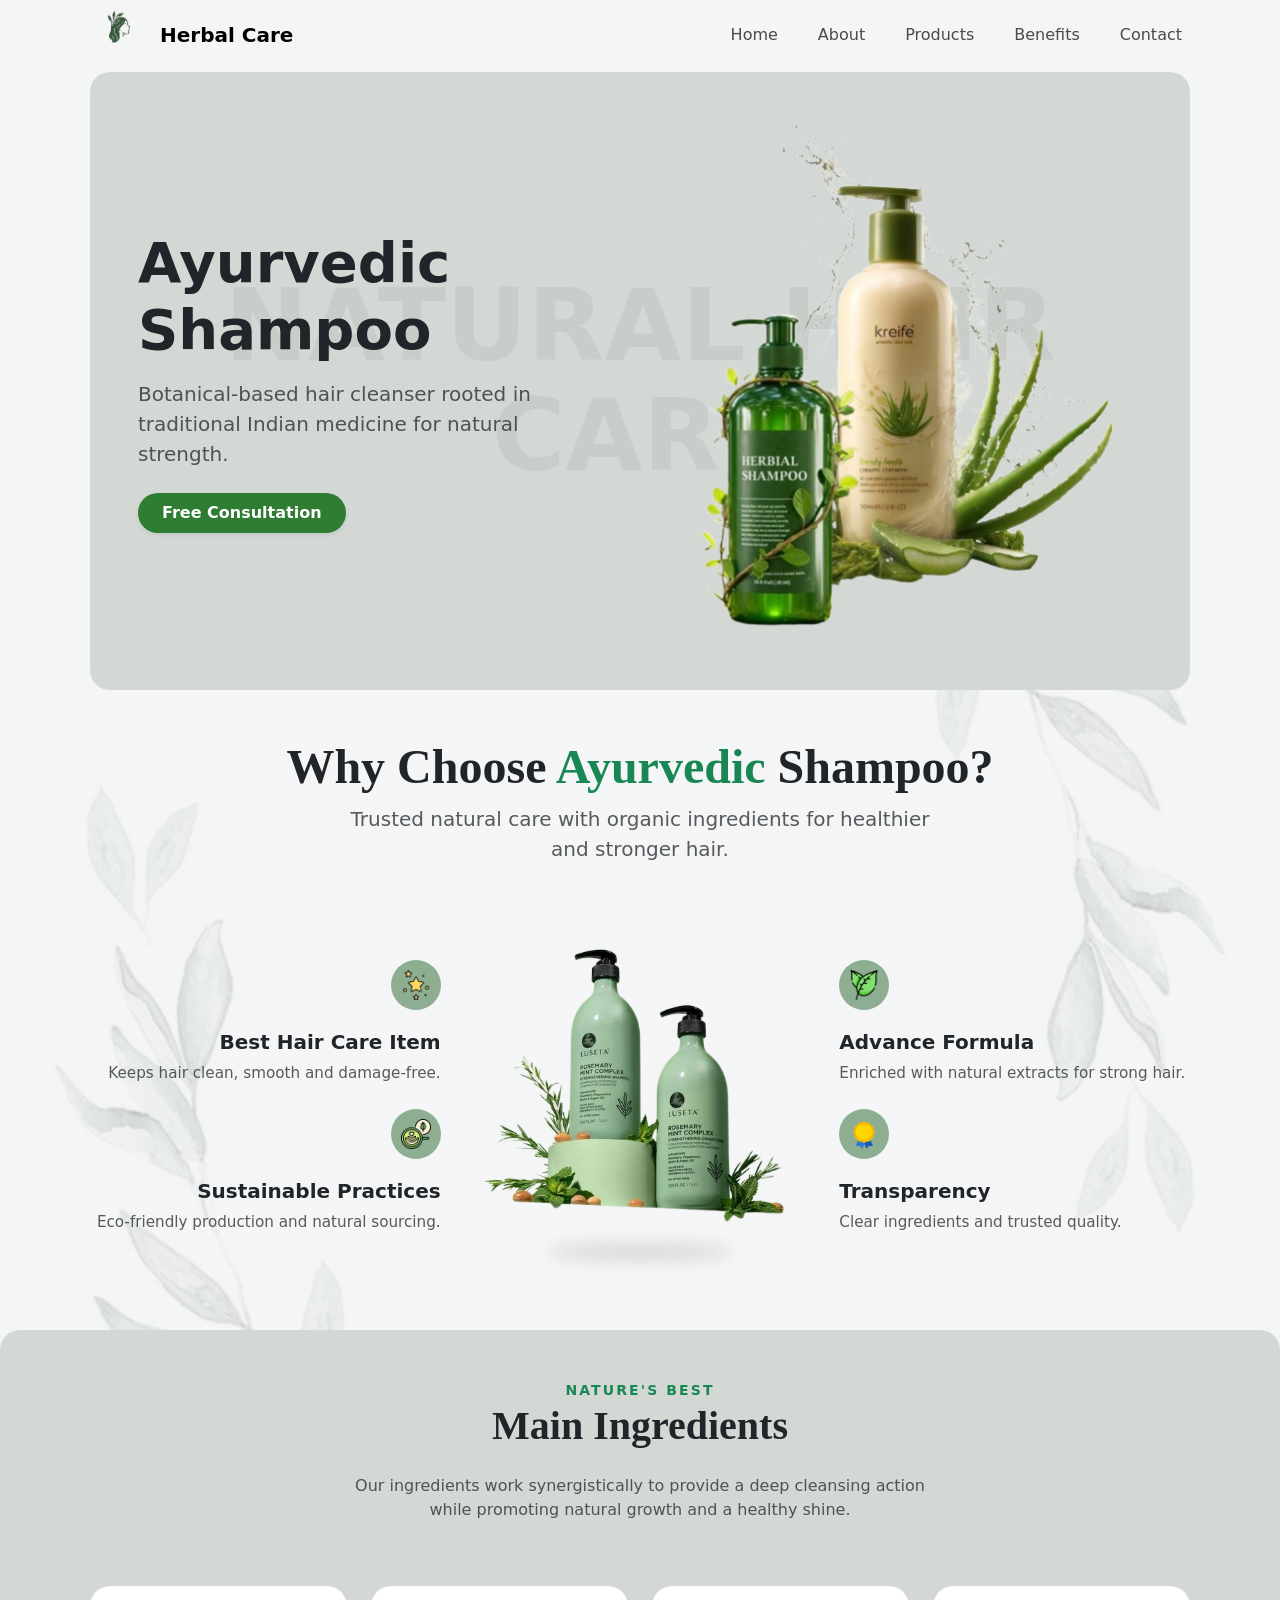
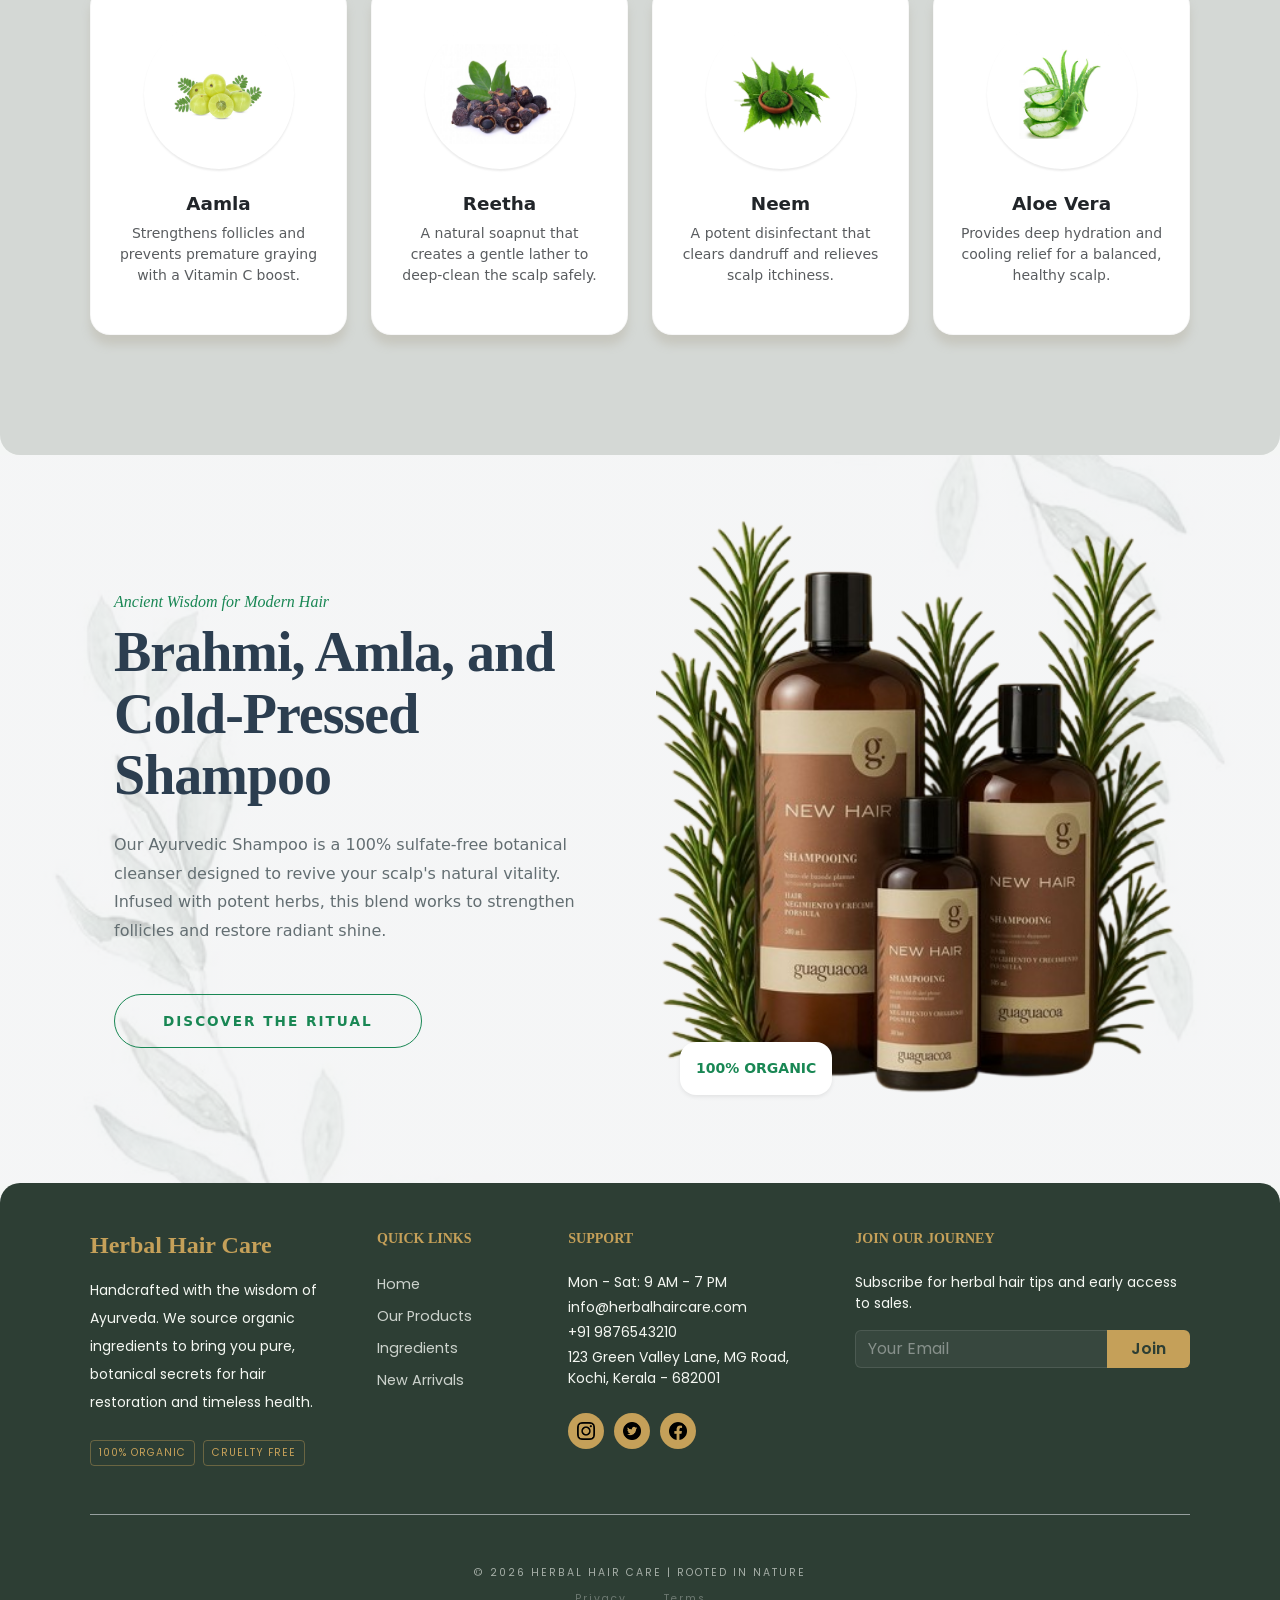
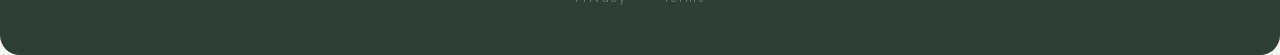
<file: index.html>
<!DOCTYPE html>
<html lang="en">

<head>
  <meta charset="UTF-8">
  <meta name="viewport" content="width=device-width, initial-scale=1">

  <title> Herbal Hair care</title>
<link rel="icon" type="image/png" sizes="32x32" href="image/logo-32.png">  <!----Bootstrap link---->
  <link href="https://cdn.jsdelivr.net/npm/bootstrap@5.3.0/dist/css/bootstrap.min.css" rel="stylesheet">
  <!-- Bootstrap CSS -->
  <link href="https://cdn.jsdelivr.net/npm/bootstrap@5.3.0/dist/css/bootstrap.min.css" rel="stylesheet">
  <!-- Google Font (Premium look) -->
  <link href="https://fonts.googleapis.com/css2?family=Poppins:wght@300;500;700&display=swap" rel="stylesheet">
  <!---Bootstrap java--->
  <script src="https://cdn.jsdelivr.net/npm/bootstrap@5.3.0/dist/js/bootstrap.bundle.min.js"></script>

  <link href="style.css" rel="stylesheet">
</head>

<body>

  <!-------------------------------Navbar-------------------------------->
  <nav class=" navbar navbar-expand-lg sticky-top custom-navbar">
    <div class="container">
      <a class="navbar-brand d-flex align-items-center fw-bold" href="index.html">
        <img src="image/logo.png" alt="logo" class="logo">
        Herbal Care
      </a>
      <button class="navbar-toggler" type="button" data-bs-toggle="collapse" data-bs-target="#menu">
        <span class="navbar-toggler-icon"></span>
      </button>
      <div class="collapse navbar-collapse justify-content-end mobile-menu" id="menu">
        <ul class="navbar-nav gap-lg-4">
          <li class="nav-item"><a class="nav-link fw-medium" href="index.html">Home</a></li>
          <li class="nav-item"><a class="nav-link fw-medium" href="about.html">About</a></li>
          <li class="nav-item"><a class="nav-link fw-medium" href="products.html">Products</a></li>
          <li class="nav-item"><a class="nav-link fw-medium" href="benefits.html">Benefits</a></li>
          <li class="nav-item"><a class="nav-link fw-medium" href="contact.html">Contact</a></li>
        </ul>
      </div>
    </div>
  </nav>

  <!---------------------------Hero Section---------------------------------->
  <section class="container">
    <div class="hero position-relative overflow-hidden  d-flex align-items-center px-3 px-md-5">
      <div class="big-text position-absolute text-center w-100"> NATURAL HAIR CARE
</div>
      <div class="row w-100 align-items-center z-1">
        <div class="col-md-6 col-lg-5">
          <h1 class="display-4 fw-bold mb-3">Ayurvedic Shampoo</h1>
          <p class="text-muted mb-4 lead">Botanical-based hair cleanser rooted in traditional Indian medicine for
            natural strength.</p>
          <button class="btn-cart btn-success rounded-pill px-4 py-2 fw-bold shadow-sm">Free Consultation</button>
        </div>
        <div class="col-md-6  d-flex justify-content-end ms-md-auto mb-5">
          <img src="image/2.png" class="img-shampo product-img-hero" alt="product">
        </div>
      </div>
    </div>
  </section>

  <!-------------------------Benefit Section -------------------------------------->
  <section class="bnt-item d-flex align-items-center py-5">
    <div class="container">
      <div class="text-center mb-5">
        <h2 class="display-5 fw-bold text-dark">Why Choose <span class="text-success">Ayurvedic</span> Shampoo?</h2>
        <p class="lead text-muted mx-auto" style="max-width: 600px;">
          Trusted natural care with organic ingredients for healthier and stronger hair.
        </p>
      </div>

      <div class="row align-items-center g-4">
  <div class="col-md-4 feature-left d-flex flex-column text-md-end gap-4">  
     <div class="feature-card">
    <div class="icon-box ms-md-auto">
      <img src="image/star icon.png" alt="icon">
    </div>
    <h5 class="fw-bold text-dark">Best Hair Care Item</h5>
    <p class="text-muted mb-0">Keeps hair clean, smooth and damage-free.</p>
  </div>

  <div class="feature-card">
    <div class="icon-box ms-md-auto">
      <img src="image/matcha-latte_11520625.png" alt="icon">
    </div>
    <h5 class="fw-bold text-dark">Sustainable Practices</h5>
    <p class="text-muted mb-0">Eco-friendly production and natural sourcing.</p>
  </div>
</div>


        <div class="col-md-4 text-center">
          <div class="img-container position-relative">
            <img src="image/4.png" class="product2-img img-fluid" alt="product">
            <div class="img-shadow mx-auto"></div>
          </div>
        </div>

          <div class="col-md-4 feature-right d-flex flex-column gap-4">      
                <div class="feature-card">
            <div class="icon-box ">
              <img src="image/leaf_436627.png" alt="icon" class="img">
            </div>
            <h5 class="fw-bold text-dark">Advance Formula</h5>
            <p class="text-muted mb-0">Enriched with natural extracts for strong hair.</p>
          </div>

          <div class="feature-card">
            <div class="icon-box">
              <img src="image/quality.png" alt="icon" class="img">
            </div>
            <h5 class="fw-bold text-dark">Transparency</h5>
            <p class="text-muted mb-0">Clear ingredients and trusted quality.</p>
          </div>
        </div>
      </div>
      </div>
    </div>
  </section>

  <!-----------------------------------main Ingredients------------------------------------------>

  <section class="services-section py-5">
    <div class="container">
      <div class="text-center">
        <span class="text-uppercase tracking-widest text-success fw-bold small">Nature's Best</span>
        <h2 class="display-6 fw-bold mb-3 text-dark">Main Ingredients</h2>
        <div class="mx-auto mb-4 rounded-5"></div>
        <p class="text-muted mx-auto" style="max-width: 600px;">
          Our ingredients work synergistically to provide a deep cleansing action while promoting natural growth and a
          healthy shine.
        </p>
      </div>

      <div class="row py-5 g-4 d-flex justify-content-center">
        <div class="col-12 col-md-6 col-lg-3 mb-4">
          <div class="ingredient-card text-center">
            <div class="circle-wrapper mb-4">
              <img src="image/aamla.jpg" alt="Aamla" class="img-wrapper">
            </div>
            <h5 class="fw-bold text-dark">Aamla</h5>
            <p class="text-muted small px-2">Strengthens follicles and prevents premature graying with a Vitamin C
              boost.</p>
          </div>
        </div>

        <div class="col-12 col-md-6 col-lg-3 mb-4">
          <div class="ingredient-card text-center">
            <div class="circle-wrapper mb-4">
              <img src="image/ritha.jpg" alt="Reetha" class="img-wrapper">
            </div>
            <h5 class="fw-bold text-dark">Reetha</h5>
            <p class="text-muted small px-2">A natural soapnut that creates a gentle lather to deep-clean the scalp
              safely.</p>
          </div>
        </div>

        <div class="col-12 col-md-6 col-lg-3 mb-4">
          <div class="ingredient-card text-center">
            <div class="circle-wrapper mb-4">
              <img src="image/neem.png" alt="Neem" class="img-wrapper">
            </div>
            <h5 class="fw-bold text-dark">Neem</h5>
            <p class="text-muted small px-2">A potent disinfectant that clears dandruff and relieves scalp itchiness.
            </p>
          </div>
        </div>

        <div class="col-12 col-md-6 col-lg-3 mb-4">
          <div class="ingredient-card text-center ">
            <div class="circle-wrapper mb-4">
              <img src="image/alovera.jpg" alt="Aloe Vera" class="img-wrapper">
            </div>
            <h5 class="fw-bold text-dark">Aloe Vera</h5>
            <p class="text-muted small px-2">Provides deep hydration and cooling relief for a balanced, healthy scalp.
            </p>
          </div>
        </div>
      </div>
  </section>

  <!------------------------------Modern Hair Shampoo------------------------------>
  <section class="section2 d-flex align-items-center">
    <div class="container py-5">
      <div class="row g-0 align-items-center">

        <div class="col-md-6 d-flex align-items-center justify-content-center p-4">
          <div class="content-wrapper" style="max-width: 520px;">

            <span class="sub-label fst-italic text-success mb-2 d-block">
              Ancient Wisdom for Modern Hair
            </span>

            <h2 class="section-heading display-4 mb-4 fw-bold">
              Brahmi, Amla, and <br> Cold-Pressed Shampoo
            </h2>

            <p class="section-description mb-5">
              Our Ayurvedic Shampoo is a 100% sulfate-free botanical cleanser designed to revive your scalp's natural
              vitality. Infused with potent herbs, this blend works to strengthen follicles and restore radiant shine.
            </p>

            <div class="position-relative d-inline-block">
              <a href="#" class="btn btn-ritual rounded-pill px-5 py-3 text-uppercase fw-bold">
                Discover the Ritual
              </a>
            </div>
          </div>
        </div>

        <div class="col-md-6 p-3 ">
          <div class="image-container position-relative">
            <img src="image/shampoo2.png" alt="Ayurvedic Shampoo" class="hero-img w-100 rounded-5 shadow-aesthetic">
            <div class="position-absolute bottom-0 start-0 m-4 bg-white p-3 rounded-4 shadow-sm d-none d-md-block">
              <p class="mb-0 fw-bold small text-success">100% ORGANIC</p>
            </div>
          </div>
        </div>
      </div>
  </section>

  <!---------------------------------footer section-------------------------------->
  <footer class="footer-section py-5">
    <div class="container">
      <div class="row g-5">

        <div class="col-lg-3 col-md-6">
          <h4 class="fw-bold mb-3">Herbal Hair Care</h4>
          <p class="small lh-lg mb-4">
            Handcrafted with the wisdom of Ayurveda. We source organic ingredients to bring you pure, botanical secrets
            for hair restoration and timeless health.
          </p>
          <div class="d-flex gap-2">
            <span class="cert-badge">100% Organic</span>
            <span class="cert-badge">Cruelty Free</span>
          </div>
        </div>

        <div class="col-lg-2 col-md-6 footer-links">
          <h6 class="fw-bold mb-4 text-uppercase small">Quick Links</h6>
          <ul class="list-unstyled">
            <li class="mb-2"><a href="index.html">Home</a></li>
            <li class="mb-2"><a href="products.html">Our Products</a></li>
            <li class="mb-2"><a href="#ingredients">Ingredients</a></li>
            <li class="mb-2"><a href="benefits.html">New Arrivals</a></li>
          </ul>
        </div>

        <div class="col-lg-3 col-md-6">
          <h6 class="fw-bold mb-4 text-uppercase small">Support</h6>
          <div class="mb-4 small">
            <p class="mb-1">Mon - Sat: 9 AM - 7 PM</p>
            <p class="mb-1">info@herbalhaircare.com</p>
            <p class="mb-1">+91 9876543210</p>
            <p class="mb-1">123 Green Valley Lane, MG Road, Kochi, Kerala - 682001</p>
          </div>

          <div class="d-flex align-items-center justify-content-start">
            <a href="#" class="footer-social">
              <img src="image/instagram.png" alt="instagram"></a>
            <a href="#" class="footer-social">
              <img src="image/twitter.png" alt="twitter"></a>
            <a href="#" class="footer-social text-center">
              <img src="image/facebook.png" alt="facebook"></a>
          </div>
        </div>

        <div class="col-lg-4 col-md-6">
          <h6 class="fw-bold mb-4 text-uppercase small">Join Our Journey</h6>
          <p class="small mb-3">Subscribe for herbal hair tips and early access to sales.</p>
          <form>
            <div class="input-group mb-3">
              <input type="email" class="form-control newsletter-input" placeholder="Your Email">
              <button class="btn btn-gold px-4" type="button">Join</button>
            </div>
          </form>
        </div>
      </div>

      <div class=" footertext text-center pt-5 mt-5 border-top" >
        <small>
          © 2026 HERBAL HAIR CARE | ROOTED IN NATURE
        </small>
        <div class="mt-2">
          <a href="#" class="text-white-50 text-decoration-none small px-3">Privacy</a>
          <a href="#" class="text-white-50 text-decoration-none small px-3">Terms</a>
        </div>
      </div>
    </div>
  </footer>
</body>
</html>
</file>
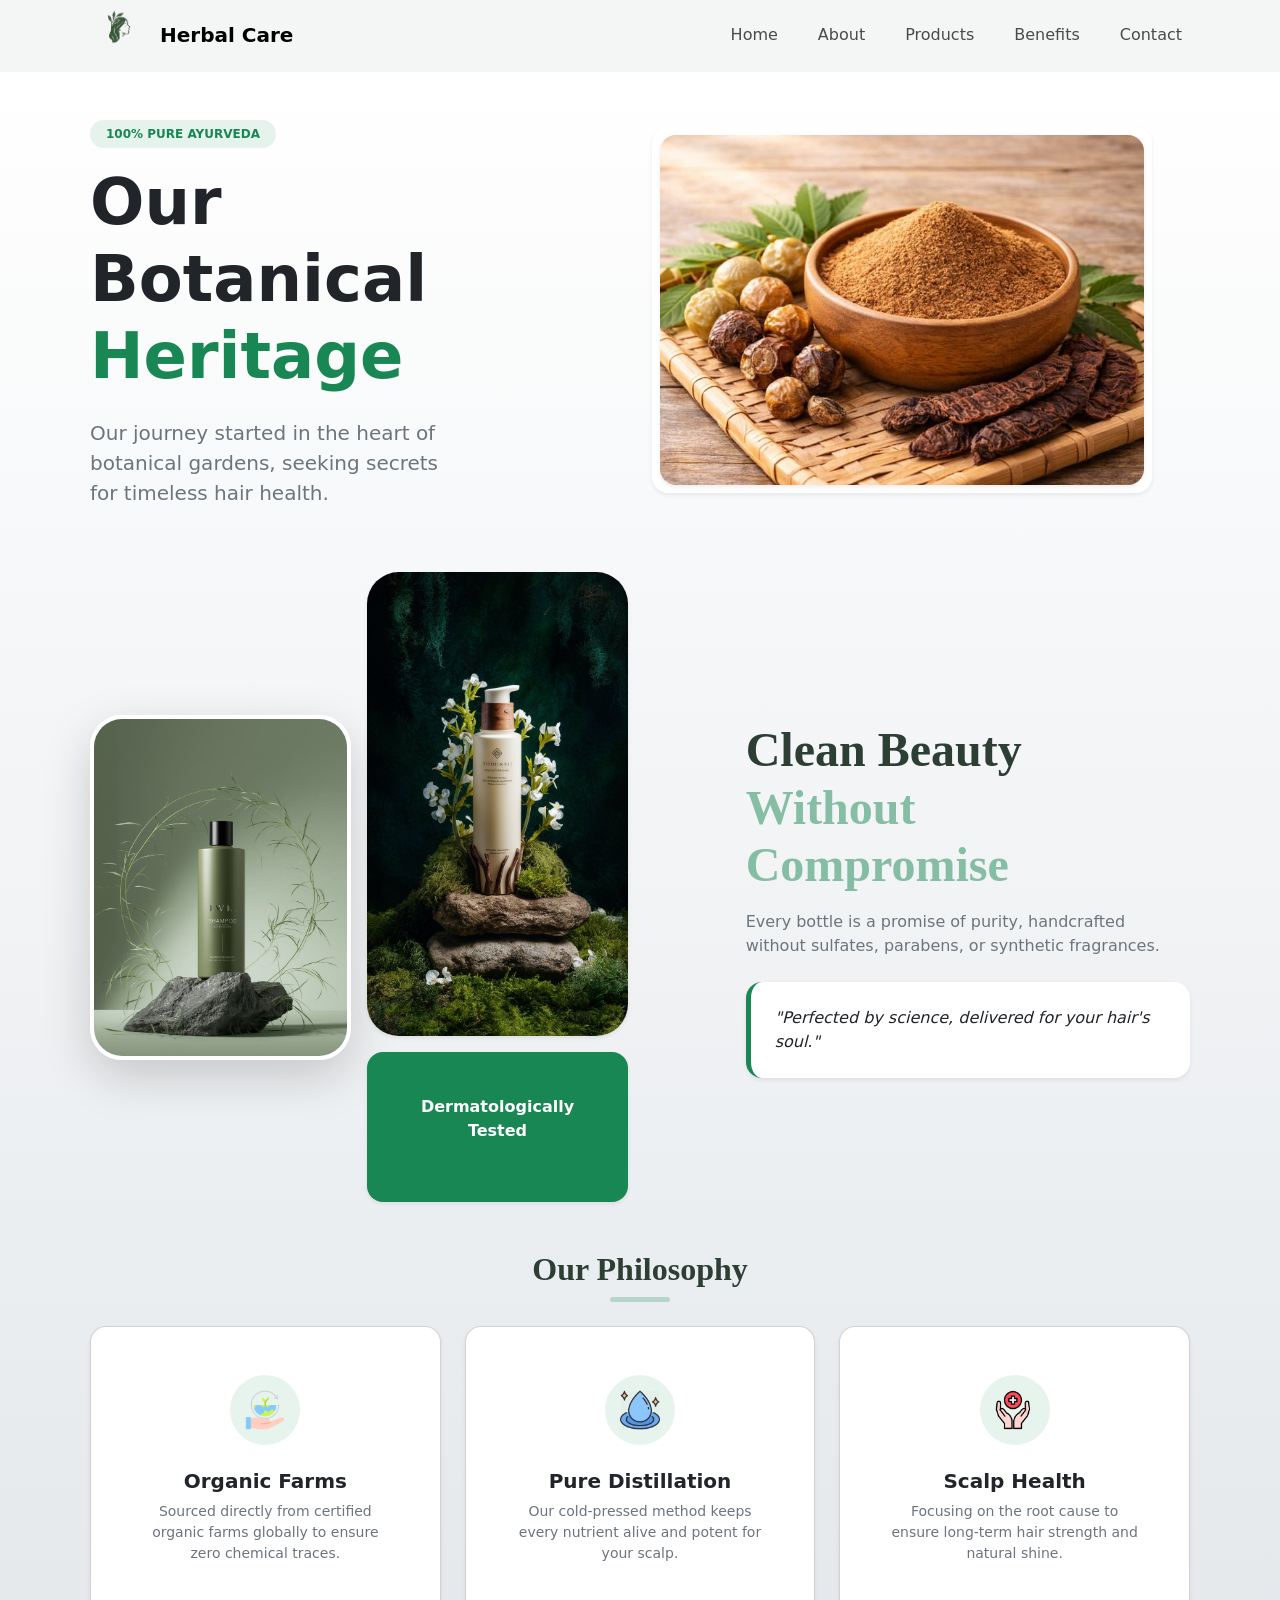
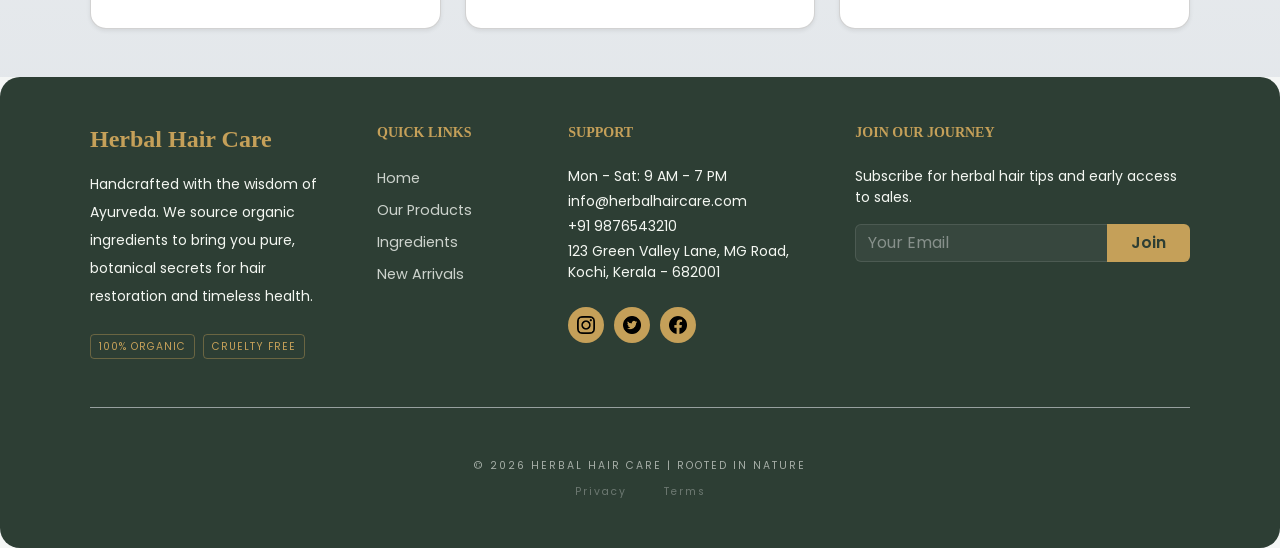
<file: about.html>
<!DOCTYPE html>
<html lang="en">
<head>
    <meta charset="UTF-8">
    <meta name="viewport" content="width=device-width, initial-scale=1.0">
    <title> Herbal Hair care</title>
<link rel="icon" type="image/png" sizes="32x32" href="image/logo-32.png">  <!----Bootstrap link--
<!----Bootstrap link---->
<link href="https://cdn.jsdelivr.net/npm/bootstrap@5.3.0/dist/css/bootstrap.min.css" rel="stylesheet">
<!-- Bootstrap CSS -->
<link href="https://cdn.jsdelivr.net/npm/bootstrap@5.3.0/dist/css/bootstrap.min.css" rel="stylesheet">
<!-- Google Font (Premium look) -->
<link href="https://fonts.googleapis.com/css2?family=Poppins:wght@300;500;700&display=swap" rel="stylesheet">
<!---Bootstrap java--->
<script src="https://cdn.jsdelivr.net/npm/bootstrap@5.3.0/dist/js/bootstrap.bundle.min.js"></script>

<link href="style.css" rel="stylesheet">
</head>
<body>

    <!----------------------Navbar------------------------>
<nav class=" navbar navbar-expand-lg sticky-top custom-navbar">
    <div class="container">
      <a class="navbar-brand d-flex align-items-center fw-bold" href="index.html">
        <img src="image/logo.png" alt="logo" class="logo">
        Herbal Care
      </a>
      <button class="navbar-toggler" type="button" data-bs-toggle="collapse" data-bs-target="#menu">
        <span class="navbar-toggler-icon"></span>
      </button>
      <div class="collapse navbar-collapse justify-content-end mobile-menu" id="menu">
        <ul class="navbar-nav gap-lg-4">
          <li class="nav-item"><a class="nav-link fw-medium" href="index.html">Home</a></li>
          <li class="nav-item"><a class="nav-link fw-medium" href="about.html">About</a></li>
          <li class="nav-item"><a class="nav-link fw-medium" href="products.html">Products</a></li>
          <li class="nav-item"><a class="nav-link fw-medium" href="benefits.html">Benefits</a></li>
          <li class="nav-item"><a class="nav-link fw-medium" href="contact.html">Contact</a></li>
        </ul>
      </div>
    </div>
  </nav>

<!-------------------------About Section--------------------------------->
  <section class="position-relative overflow-hidden about-heritage py-5">
    <div class="container ">
    
        
  <div class="row mb-5 align-items-center">
     <div class="col-lg-4 order-2">
     <div class="badge bg-success bg-opacity-10 text-success px-3 py-2 rounded-pill mb-3">100% PURE AYURVEDA</div>
     <h1 class="display-3 fw-bold mb-4">Our Botanical <span class="text-success">Heritage</span></h1>
     <p class="text-secondary fs-5 lh-base">
           Our journey started in the heart of botanical gardens, seeking secrets for timeless hair health.
     </p>
     </div>

  <div class="col-lg-6  order-lg-2 mb-4 ms-md-auto">
      <div class=" ing-card p-2 bg-white shadow-sm rounded-4 ">
      <img src="image/ingrediants.jpg" class="img-ingrediant rounded-4 shadow-sm" alt="Ingredients">
      </div>
      </div>
      </div>

<div class="row my-4 align-items-center">  
  <div class="col-lg-6 mb-4">
    <div class="row g-3 align-items-center">
    <div class="col-6">
    <div class="rounded-5 overflow-hidden shadow-lg border border-white border-4">
    <img src="image/about img1.jpg" class="img-fluid" alt="Product">
    </div>
    </div>

 <div class="col-6">
   <div class="row g-3">
     <div class="col-12">
      <div class="rounded-5 overflow-hidden shadow-sm">
      <img src="image/about img.jpg" class="img-fluid w-100" alt="Detail">
      </div>
      </div>

  <div class="col-12">
    <div class="text-derm bg-success text-white p-4 rounded-4 shadow-sm ">
    <div class="col-12"> 
    <p class="fw-bold">Dermatologically Tested</p>
      </div>
      </div>
      </div>
      </div>
      </div>
     </div>
    </div> 
  
  <div class="col-md-6 col-lg-5 offset-lg-1">
    <div class="content-wrap">
    <h2 class="display-5 fw-bold mb-3">
        Clean Beauty <br> 
    <span class="text-success text-opacity-50">Without Compromise</span>
    </h2>
    <p class="text-secondary mb-4">
        Every bottle is a promise of purity, handcrafted without sulfates, parabens, or synthetic fragrances.
    </p>
      <div class="p-4 rounded-4 bg-white shadow-sm border-start border-success border-5">
      <p class="text-dark fst-italic mb-0">
          "Perfected by science, delivered for your hair's soul."
       </p>
      </div>
      </div>
     </div>
   </div>

    <div class="row text-center g-4">
      <div class="col-12">
        <h2 class="fw-bold">Our Philosophy</h2>
        <div class="mx-auto bg-success bg-opacity-25 rounded-pill" style="width: 60px; height: 5px;"></div>
        </div>
            
   <div class="col-md-4">
    <div class="card h-100 shadow-sm rounded-4 transition-up">
      <div class="card-body p-5">
      <div class="bg-success bg-opacity-10 text-success rounded-circle d-inline-flex align-items-center justify-content-center mb-4" style="width: 70px; height: 70px;">
      <img src="image/sustainable-agriculture.png" alt="icon" class="img-fluid2">     
            </div>
            <h5 class="fw-bold text-dark">Organic Farms</h5>
            <p class="text-secondary small">Sourced directly from certified organic farms globally to ensure zero chemical traces.</p>
        </div>
    </div>
</div>
            <div class="col-md-4">
                <div class="card h-100 shadow-sm rounded-4 transition-up">
                    <div class="card-body p-5">
                        <div class="bg-success bg-opacity-10 text-success rounded-circle d-inline-flex align-items-center justify-content-center mb-4" style="width: 70px; height: 70px;">
                             <img src="image/pure water.png" alt="icon" class="img-fluid2">
                
                        </div>
                        <h5 class="fw-bold text-dark">Pure Distillation</h5>
                        <p class="text-secondary small">Our cold-pressed method keeps every nutrient alive and potent for your scalp.</p>
                    </div>
                </div>
            </div>

            <div class="col-md-4">
                <div class="card h-100  shadow-sm rounded-4 transition-up">
                    <div class="card-body p-5">
                        <div class="bg-success bg-opacity-10 text-success rounded-circle d-inline-flex align-items-center justify-content-center mb-4" style="width: 70px; height: 70px;">
                             <img src="image/health.png" alt="icon" class="img-fluid2">
                
                        </div>
                        <h5 class="fw-bold text-dark">Scalp Health</h5>
                        <p class="text-secondary small">Focusing on the root cause to ensure long-term hair strength and natural shine.</p>
                    </div>
                </div>
            </div>
        </div>
    </div>
</section>

<!----------------------------Footer Section------------------------------>

<footer class="footer-section py-5 gap-4">
    <div class="container">
      <div class="row g-5">

        <div class="col-lg-3 col-md-6">
          <h4 class="fw-bold mb-3">Herbal Hair Care</h4>
          <p class="small lh-lg mb-4">
            Handcrafted with the wisdom of Ayurveda. We source organic ingredients to bring you pure, botanical secrets
            for hair restoration and timeless health.
          </p>
          <div class="d-flex gap-2">
            <span class="cert-badge">100% Organic</span>
            <span class="cert-badge">Cruelty Free</span>
          </div>
        </div>

        <div class="col-lg-2 col-md-6 footer-links">
          <h6 class="fw-bold mb-4 text-uppercase small">Quick Links</h6>
          <ul class="list-unstyled">
            <li class="mb-2"><a href="index.html">Home</a></li>
            <li class="mb-2"><a href="products.html">Our Products</a></li>
            <li class="mb-2"><a href="#ingredients">Ingredients</a></li>
            <li class="mb-2"><a href="benefits.html">New Arrivals</a></li>
          </ul>
        </div>

        <div class="col-lg-3 col-md-6">
          <h6 class="fw-bold mb-4 text-uppercase small">Support</h6>
          <div class="mb-4 small">
            <p class="mb-1">Mon - Sat: 9 AM - 7 PM</p>
            <p class="mb-1">info@herbalhaircare.com</p>
            <p class="mb-1">+91 9876543210</p>
            <p class="mb-1">123 Green Valley Lane, MG Road, Kochi, Kerala - 682001</p>
          </div>

          <div class="d-flex align-items-center justify-content-start">
            <a href="#" class="footer-social">
              <img src="image/instagram.png" alt="instagram"></a>
            <a href="#" class="footer-social">
              <img src="image/twitter.png" alt="twitter"></a>
            <a href="#" class="footer-social text-center">
              <img src="image/facebook.png" alt="facebook"></a>
          </div>
        </div>

        <div class="col-lg-4 col-md-6">
          <h6 class="fw-bold mb-4 text-uppercase small">Join Our Journey</h6>
          <p class="small mb-3">Subscribe for herbal hair tips and early access to sales.</p>
          <form>
            <div class="input-group mb-3">
              <input type="email" class="form-control newsletter-input" placeholder="Your Email">
              <button class="btn btn-gold px-4" type="button">Join</button>
            </div>
          </form>
        </div>
      </div>

      <div class=" footertext text-center pt-5 mt-5 border-top" >
        <small>
          © 2026 HERBAL HAIR CARE | ROOTED IN NATURE
        </small>
        <div class="mt-2">
          <a href="#" class="text-white-50 text-decoration-none small px-3">Privacy</a>
          <a href="#" class="text-white-50 text-decoration-none small px-3">Terms</a>
        </div>
      </div>
    </div>
  </footer>
</body>
</html>
</file>
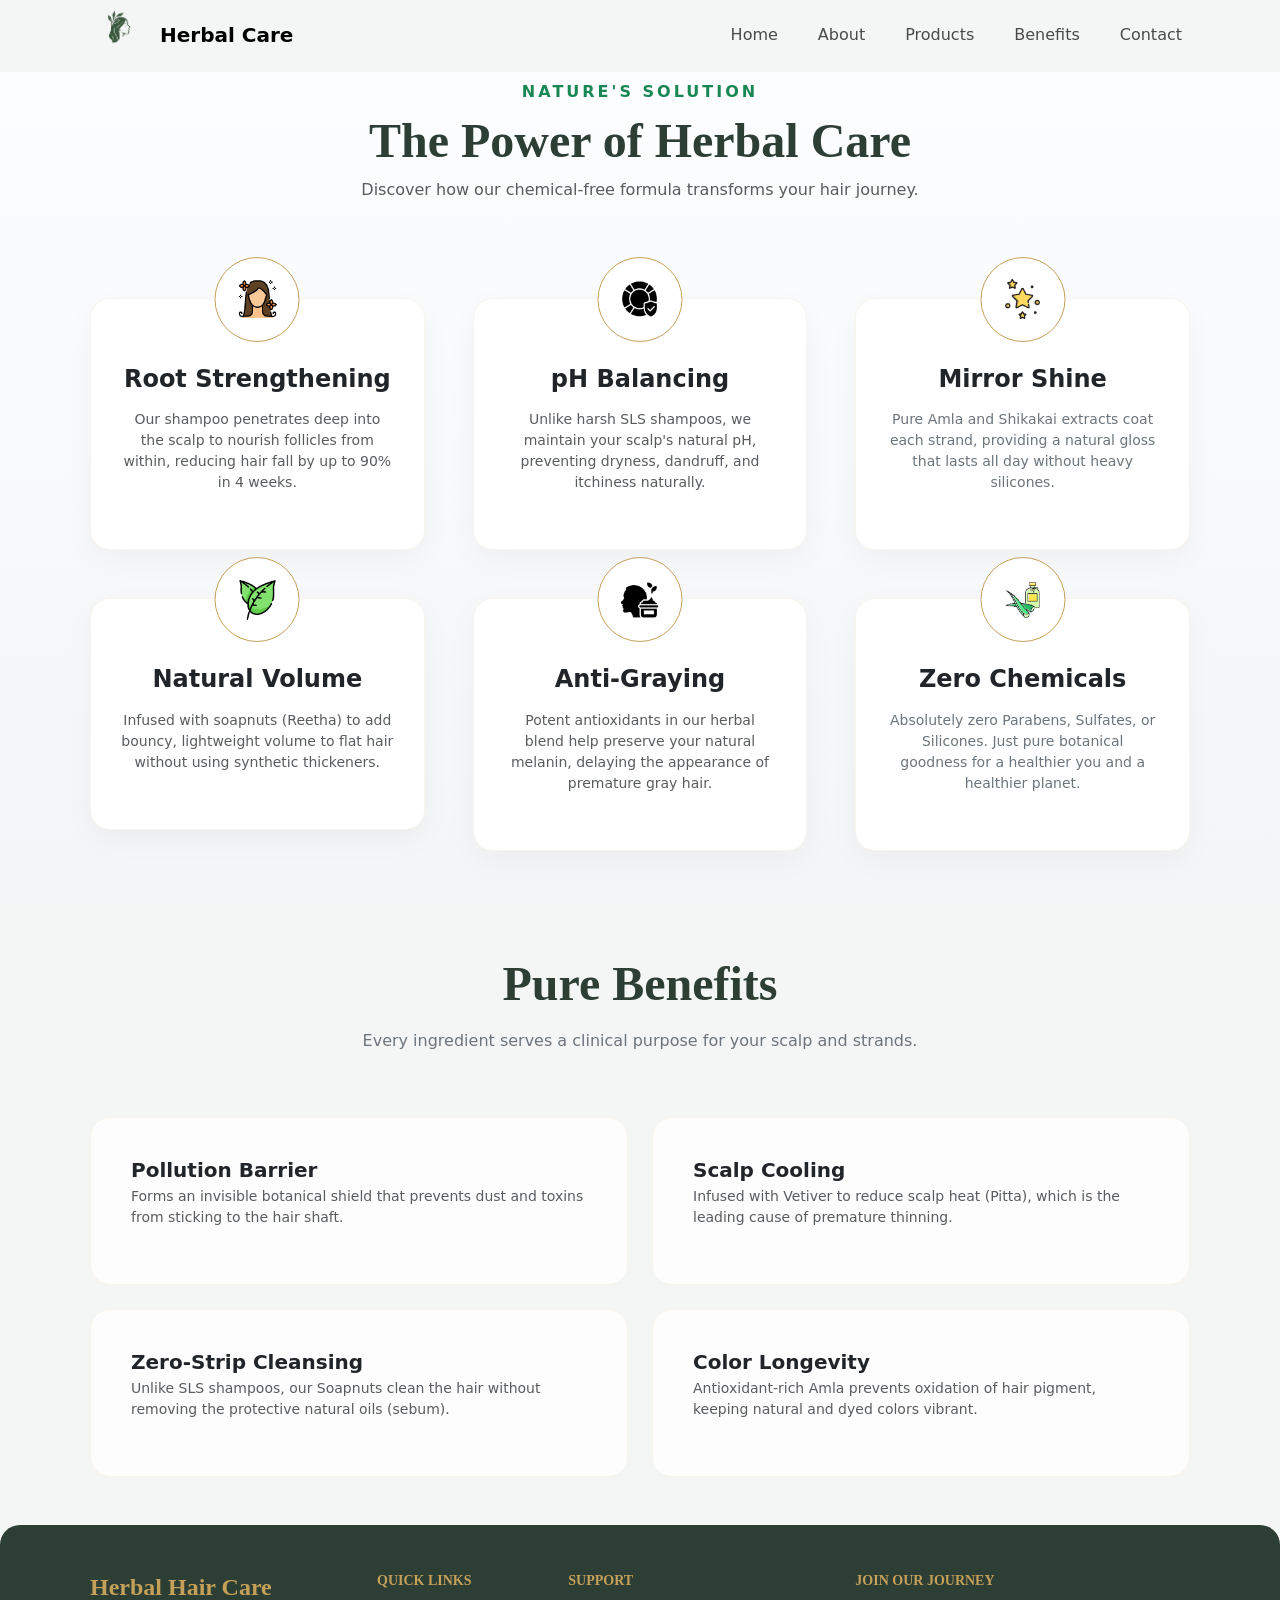
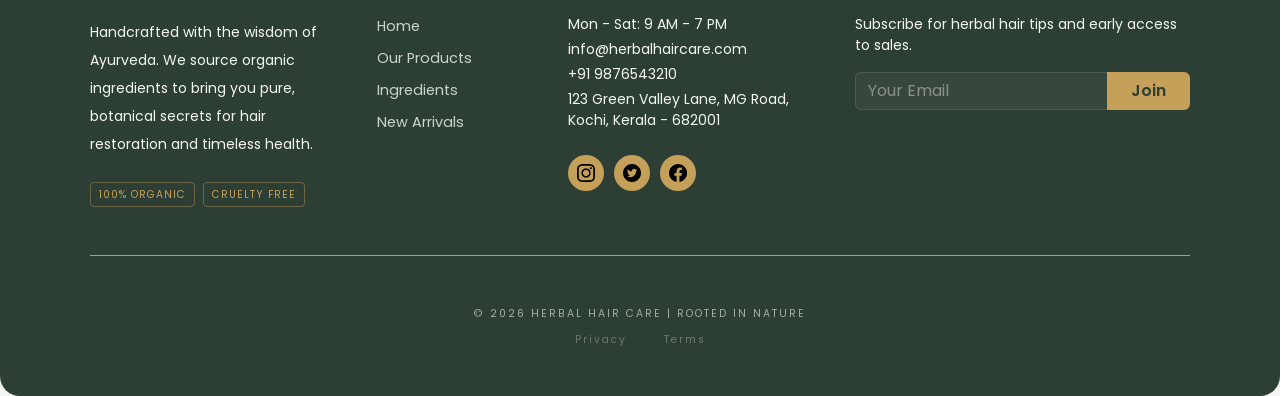
<file: benefits.html>
<!DOCTYPE html>
<html lang="en">
<head>
    <meta charset="UTF-8">
    <meta name="viewport" content="width=device-width, initial-scale=1.0">
   <title> Herbal Hair care</title>

<link rel="icon" type="image/png" sizes="32x32" href="image/logo-32.png">  <!----Bootstrap link--
<!----Bootstrap link---->
<link href="https://cdn.jsdelivr.net/npm/bootstrap@5.3.0/dist/css/bootstrap.min.css" rel="stylesheet">
<!-- Bootstrap CSS -->
<link href="https://cdn.jsdelivr.net/npm/bootstrap@5.3.0/dist/css/bootstrap.min.css" rel="stylesheet">
<!-- Google Font (Premium look) -->
<link href="https://fonts.googleapis.com/css2?family=Poppins:wght@300;500;700&display=swap" rel="stylesheet">
<!---Bootstrap java--->
<script src="https://cdn.jsdelivr.net/npm/bootstrap@5.3.0/dist/js/bootstrap.bundle.min.js"></script>

<link href="style.css" rel="stylesheet">
</head>
<body>

    <!---------------------navbar------------------------->

    <nav class=" navbar navbar-expand-lg sticky-top custom-navbar">
    <div class="container">
      <a class="navbar-brand d-flex align-items-center fw-bold" href="index.html">
        <img src="image/logo.png" alt="logo" class="logo">
        Herbal Care
      </a>
      <button class="navbar-toggler" type="button" data-bs-toggle="collapse" data-bs-target="#menu">
        <span class="navbar-toggler-icon"></span>
      </button>
      <div class="collapse navbar-collapse justify-content-end mobile-menu" id="menu">
        <ul class="navbar-nav gap-lg-4">
          <li class="nav-item"><a class="nav-link fw-medium" href="index.html">Home</a></li>
          <li class="nav-item"><a class="nav-link fw-medium" href="about.html">About</a></li>
          <li class="nav-item"><a class="nav-link fw-medium" href="products.html">Products</a></li>
          <li class="nav-item"><a class="nav-link fw-medium" href="benefits.html">Benefits</a></li>
          <li class="nav-item"><a class="nav-link fw-medium" href="contact.html">Contact</a></li>
        </ul>
      </div>
    </div>
  </nav>
  
<!-----------------------------------------Benefits Section-------------------------------->
<section class="py-2 bg-cream" >
    <div class="container">
        <div class="text-center mb-5">
            <span class="text-success fw-bold text-uppercase" style="letter-spacing: 3px;">Nature's Solution</span>
            <h2 class="display-5 fw-bold mt-2" style="font-family: 'Playfair Display', serif;">The Power of Herbal Care</h2>
            <p class="text-muted">Discover how our chemical-free formula transforms your hair journey.</p>
        </div>

        <div class="row g-5 py-5">
            <div class="col-lg-4 col-md-6">
                <div class="service-card-wrapper text-center ">
                    <div class="service-icon-float d-flex align-items-center justify-content-center">
                        <img src="image/hairdresser_3465265.png" class="img-icon" alt="icon">
                    </div>
                    <h4 class="fw-bold mb-3 mt-3">Root Strengthening</h4>
                    <p class="text-muted small">Our shampoo penetrates deep into the scalp to nourish follicles from within, reducing hair fall by up to 90% in 4 weeks.</p>
                    
                </div>
            </div>

            <div class="col-lg-4 col-md-6">
                <div class="service-card-wrapper text-center">
                    <div class="service-icon-float d-flex align-items-center justify-content-center">
                    <img src="image/lifebuoy_18412039.png" alt="icon" class="img-icon">
                    </div>
                    <h4 class="fw-bold mb-3 mt-3">pH Balancing</h4>
                    <p class="text-muted small">Unlike harsh SLS shampoos, we maintain your scalp's natural pH, preventing dryness, dandruff, and itchiness naturally.</p>
                </div>
            </div>

            <div class="col-lg-4 col-md-6">
                <div class="service-card-wrapper text-center">
                    <div class="service-icon-float d-flex align-items-center justify-content-center">
                  <img src="image/star icon.png" alt="icon" class="img-icon">
                    </div>
                    <h4 class="fw-bold mb-3 mt-3">Mirror Shine</h4>
                    <p class="text-secondary small">Pure Amla and Shikakai extracts coat each strand, providing a natural gloss that lasts all day without heavy silicones.</p>
                </div>
            </div>

            <div class="col-lg-4 col-md-6">
                <div class="service-card-wrapper text-center">
                    <div class="service-icon-float d-flex align-items-center justify-content-center">
                 <img src="image/leaf_436627.png" alt="icon" class="img-icon">
                    </div>
                    <h4 class="fw-bold mb-3 mt-3">Natural Volume</h4>
                    <p class="text-muted small">Infused with soapnuts (Reetha) to add bouncy, lightweight volume to flat hair without using synthetic thickeners.</p>
                   
                </div>
            </div>

            <div class="col-lg-4 col-md-6">
                <div class="service-card-wrapper text-center">
                    <div class="service-icon-float d-flex align-items-center justify-content-center">
                    <img src="image/anti.png" alt="icon" class="img-icon">
                    </div>
                    <h4 class="fw-bold mb-3 mt-3">Anti-Graying</h4>
                    <p class="text-muted small">Potent antioxidants in our herbal blend help preserve your natural melanin, delaying the appearance of premature gray hair.</p>
                    
                </div>
            </div>

            <div class="col-lg-4 col-md-6">
                <div class="service-card-wrapper text-center">
                    <div class="service-icon-float d-flex align-items-center justify-content-center">
                        <img src="image/cream_13517624.png" alt="icon" class="img-icon">
                    </div>
                    <h4 class="fw-bold mb-3 mt-3">Zero Chemicals</h4>
                    <p class="text-secondary small">Absolutely zero Parabens, Sulfates, or Silicones. Just pure botanical goodness for a healthier you and a healthier planet.</p>
                </div>
            </div>
        </div>
    </div>
</section>

<!------------------------------------Second Section------------------------------------>

<section class="py-5">
    <div class="container">
        <div class="row justify-content-center text-center mb-5">
            <div class="col-lg-7">
                <h2 class="display-5 fw-bold mb-3">Pure Benefits</h2>
                <p class="text-secondary">Every ingredient serves a clinical purpose for your scalp and strands.</p>
            </div>
        </div>
        
        <div class="row g-4">
            <div class="col-lg-6">
                <div class="benefit-item d-flex gap-4 align-items-center">
                    <div>
                        <h5 class="fw-bold mb-1">Pollution Barrier</h5>
                        <p class="small text-muted">Forms an invisible botanical shield that prevents dust and toxins from sticking to the hair shaft.</p>
                    </div>
                </div>
            </div>
            <div class="col-lg-6">
                <div class="benefit-item d-flex gap-4 align-items-center">                    <div>
                        <h5 class="fw-bold mb-1">Scalp Cooling</h5>
                        <p class="small text-muted">Infused with Vetiver to reduce scalp heat (Pitta), which is the leading cause of premature thinning.</p>
                    </div>
                </div>
            </div>
            <div class="col-lg-6">
                <div class="benefit-item d-flex gap-4 align-items-center">                    <div>
                        <h5 class="fw-bold mb-1">Zero-Strip Cleansing</h5>
                        <p class="small text-muted">Unlike SLS shampoos, our Soapnuts clean the hair without removing the protective natural oils (sebum).</p>
                    </div>
                </div>
            </div>
            <div class="col-lg-6">
                <div class="benefit-item d-flex gap-4 align-items-center">
                    <div>
                        <h5 class="fw-bold mb-1">Color Longevity</h5>
                        <p class="small text-muted">Antioxidant-rich Amla prevents oxidation of hair pigment, keeping natural and dyed colors vibrant.</p>
                    </div>
                </div>
            </div>
        </div>
    </div>
</section>

<!---------------------------------footer section-------------------------------->
<footer class="footer-section py-5">
    <div class="container">
      <div class="row g-5">

        <div class="col-lg-3 col-md-6">
          <h4 class="fw-bold mb-3">Herbal Hair Care</h4>
          <p class="small lh-lg mb-4">
            Handcrafted with the wisdom of Ayurveda. We source organic ingredients to bring you pure, botanical secrets
            for hair restoration and timeless health.
          </p>
          <div class="d-flex gap-2">
            <span class="cert-badge">100% Organic</span>
            <span class="cert-badge">Cruelty Free</span>
          </div>
        </div>

        <div class="col-lg-2 col-md-6 footer-links">
          <h6 class="fw-bold mb-4 text-uppercase small">Quick Links</h6>
          <ul class="list-unstyled">
            <li class="mb-2"><a href="index.html">Home</a></li>
            <li class="mb-2"><a href="products.html">Our Products</a></li>
            <li class="mb-2"><a href="#ingredients">Ingredients</a></li>
            <li class="mb-2"><a href="benefits.html">New Arrivals</a></li>
          </ul>
        </div>

        <div class="col-lg-3 col-md-6">
          <h6 class="fw-bold mb-4 text-uppercase small">Support</h6>
          <div class="mb-4 small">
            <p class="mb-1">Mon - Sat: 9 AM - 7 PM</p>
            <p class="mb-1">info@herbalhaircare.com</p>
            <p class="mb-1">+91 9876543210</p>
            <p class="mb-1">123 Green Valley Lane, MG Road, Kochi, Kerala - 682001</p>
          </div>

          <div class="d-flex align-items-center justify-content-start">
            <a href="#" class="footer-social">
              <img src="image/instagram.png" alt="instagram"></a>
            <a href="#" class="footer-social">
              <img src="image/twitter.png" alt="twitter"></a>
            <a href="#" class="footer-social text-center">
              <img src="image/facebook.png" alt="facebook"></a>
          </div>
        </div>

        <div class="col-lg-4 col-md-6">
          <h6 class="fw-bold mb-4 text-uppercase small">Join Our Journey</h6>
          <p class="small mb-3">Subscribe for herbal hair tips and early access to sales.</p>
          <form>
            <div class="input-group mb-3">
              <input type="email" class="form-control newsletter-input" placeholder="Your Email">
              <button class="btn btn-gold px-4" type="button">Join</button>
            </div>
          </form>
        </div>
      </div>

      <div class=" footertext text-center pt-5 mt-5 border-top" >
        <small>
          © 2026 HERBAL HAIR CARE | ROOTED IN NATURE
        </small>
        <div class="mt-2">
          <a href="#" class="text-white-50 text-decoration-none small px-3">Privacy</a>
          <a href="#" class="text-white-50 text-decoration-none small px-3">Terms</a>
        </div>
      </div>
    </div>
  </footer>
</body>
</html>
</file>
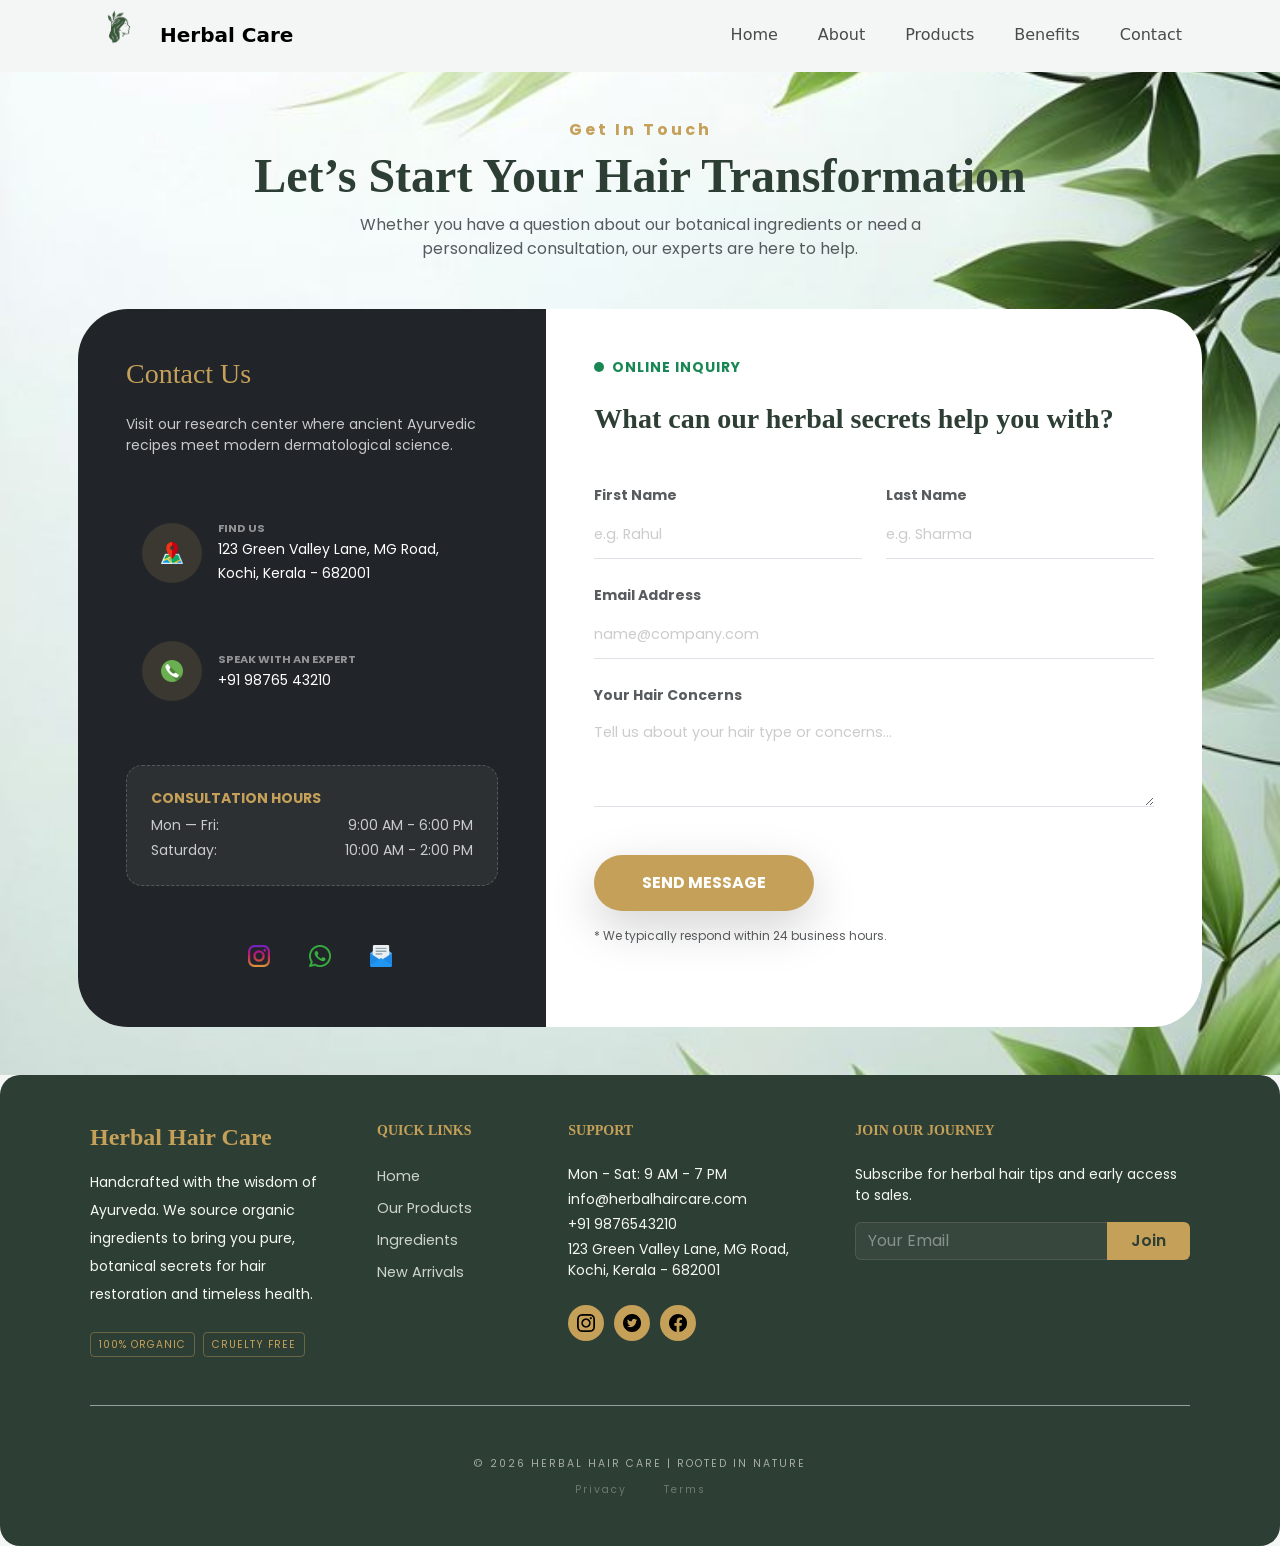
<file: contact.html>
<!DOCTYPE html>
<html lang="en">
<head>
    <meta charset="UTF-8">
    <meta name="viewport" content="width=device-width, initial-scale=1.0">
   <title> Herbal Hair care</title>
   
<link rel="icon" type="image/png" sizes="32x32" href="image/logo-32.png">  <!----Bootstrap link--
<!----Bootstrap link---->
<link href="https://cdn.jsdelivr.net/npm/bootstrap@5.3.0/dist/css/bootstrap.min.css" rel="stylesheet">
<!-- Bootstrap CSS -->
<link href="https://cdn.jsdelivr.net/npm/bootstrap@5.3.0/dist/css/bootstrap.min.css" rel="stylesheet">
<!-- Google Font (Premium look) -->
<link href="https://fonts.googleapis.com/css2?family=Poppins:wght@300;500;700&display=swap" rel="stylesheet">
<!---Bootstrap java--->
<script src="https://cdn.jsdelivr.net/npm/bootstrap@5.3.0/dist/js/bootstrap.bundle.min.js"></script>

<link href="style.css" rel="stylesheet">
</head>
<body>

<!--------------------------------Navbar----------------------------->

 <nav class="navbar navbar-expand-lg sticky-top custom-navbar">
    <div class="container">
      <a class="navbar-brand d-flex align-items-center fw-bold" href="index.html">
        <img src="image/logo.png" alt="logo" class="logo">
        Herbal Care
      </a>
      <button class="navbar-toggler" type="button" data-bs-toggle="collapse" data-bs-target="#menu">
        <span class="navbar-toggler-icon"></span>
      </button>
      <div class="collapse navbar-collapse justify-content-end mobile-menu" id="menu">
        <ul class="navbar-nav gap-lg-4">
          <li class="nav-item"><a class="nav-link fw-medium" href="index.html">Home</a></li>
          <li class="nav-item"><a class="nav-link fw-medium" href="about.html">About</a></li>
          <li class="nav-item"><a class="nav-link fw-medium" href="products.html">Products</a></li>
          <li class="nav-item"><a class="nav-link fw-medium" href="benefits.html">Benefits</a></li>
          <li class="nav-item"><a class="nav-link fw-medium" href="contact.html">Contact</a></li>
        </ul>
      </div>
    </div>
  </nav>

<!------------------------------Contact section------------------------------>

<section class="contact py-5">
    <div class="container">
        
        <div class="text-center mb-5">
            <h6 class="text-color fw-bold mb-2">Get In Touch</h6>
            <h2 class=" display-5 fw-bold">Let’s Start Your Hair Transformation</h2>
            <p class="text-muted mx-auto" style="max-width: 600px;">Whether you have a question about our botanical ingredients or need a personalized consultation, our experts are here to help.</p>
        </div>

<div class="box row custom-shadow bg-white">            
            <div class="col-lg-5 p-5 d-flex flex-column justify-content-between text-white position-relative bg-dark">
                <div class="position-absolute  p-4 opacity-10">
                </div>

                <div class="position-relative z-1">
                    <h3 class="h3 mb-4">Contact Us</h3>
                    <p class="small mb-5 opacity-75">Visit our research center where ancient Ayurvedic recipes meet modern dermatological science.</p>
                    
                    <div class="contact-item d-flex align-items-center mb-4 p-3 rounded-4 transition-all">
                        <div class="icon-box2 d-flex align-items-center justify-content-center me-3">
                            <img src="image/map.png" alt="icon" class="img2">
                        </div>
                        <div>
                            <small class="d-block text-uppercase fw-bold opacity-50" style="font-size: 0.7rem;">Find Us</small>
                            <span class="small">123 Green Valley Lane, MG Road, Kochi, Kerala - 682001</span>
                        </div>
                    </div>

                    <div class="contact-item d-flex align-items-center mb-4 p-3 rounded-4 transition-all">
                        <div class="icon-box2 d-flex align-items-center justify-content-center me-3">
                            <img src="image/phone.png" alt="icon"  class="img2">
                        </div>
                        <div>
                            <small class="d-block text-uppercase fw-bold opacity-50" style="font-size: 0.7rem;">Speak with an Expert</small>
                            <span class="small">+91 98765 43210</span>
                        </div>
                    </div>

                    <div class="box-2 mt-5 p-4 rounded-4">
                        <h6 class="text-gold fw-bold small text-uppercase mb-2">Consultation Hours</h6>
                        <div class="d-flex justify-content-between small opacity-75">
                            <span>Mon — Fri:</span>
                            <span>9:00 AM - 6:00 PM</span>
                        </div>
                        <div class="d-flex justify-content-between small opacity-75 mt-1">
                            <span>Saturday:</span>
                            <span>10:00 AM - 2:00 PM</span>
                        </div>
                    </div>
                </div>
                
                <div class="social-icons d-flex justify-content-center gap-3 ps-3 mt-5">
                    <a href="#" class="btn-large btn-outline-light rounded-circle p-0 d-flex align-items-center justify-content-center shadow-hover">
                      <img src="image/insta.png" alt="intsa" class="ctn-social"></a>
                    <a href="#" class="btn-large  btn-outline-light rounded-circle p-0 d-flex align-items-center justify-content-center shadow-hover">
                      <img src="image/whatsapp.png" alt="wts" class="ctn-social"></a>
                    <a href="#" class="btn-large btn-outline-light rounded-circle p-0 d-flex align-items-center justify-content-center shadow-hover">                 
                      <img src="image/email.png" alt="email" class="ctn-social"></a>
                </div>
            </div>

            <div class="col-lg-7 p-5">
                <div class="d-flex align-items-center mb-4">
                    <div class="bg-success rounded-circle me-2" style="width: 10px; height: 10px;"></div>
                    <span class="text-success small fw-bold text-uppercase" style="letter-spacing: 1px;">Online Inquiry</span>
                </div>
                <h4 class="h3 mb-4 fw-bold" style="color: #2d3e34;">What can our herbal secrets help you with?</h4>
                
                <form class="row g-4 mt-2">
                    <div class="col-md-6">
                        <label class="small fw-bold text-muted mb-1">First Name</label>
                        <input type="text" class="form-control premium-input shadow-none border-0 border-bottom rounded-0 px-0" placeholder="e.g. Rahul">
                    </div>
                    <div class="col-md-6">
                        <label class="small fw-bold text-muted mb-1">Last Name</label>
                        <input type="text" class="form-control premium-input shadow-none border-0 border-bottom rounded-0 px-0" placeholder="e.g. Sharma">
                    </div>
                    <div class="col-12">
                        <label class="small fw-bold text-muted mb-1">Email Address</label>
                        <input type="email" class="form-control premium-input shadow-none border-0 border-bottom rounded-0 px-0" placeholder="name@company.com">
                    </div>
                    <div class="col-12">
                        <label class="small fw-bold text-muted mb-1">Your Hair Concerns</label>
                        <textarea class="form-control premium-input shadow-none border-0 border-bottom rounded-0 px-0" rows="3" placeholder="Tell us about your hair type or concerns..."></textarea>
                    </div>
                    <div class="col-12 pt-4">
                        <button type="submit" class="btn text-white px-5 py-3 rounded-pill fw-bold shadow-lg border-0 d-flex align-items-center justify-content-between" style="background: #c5a059; transition: 0.5s; min-width: 220px;">
                            <span>SEND MESSAGE</span>
                        </button>
                        <p class="mt-3 x-small text-muted" style="font-size: 0.75rem;">* We typically respond within 24 business hours.</p>
                    </div>
                </form>
            </div>
        </div>
    </div>
</section>

<!-----------------------Footer section-------------------------------->
<footer class="footer-section py-5">
    <div class="container">
      <div class="row g-5">

        <div class="col-lg-3 col-md-6">
          <h4 class="fw-bold mb-3">Herbal Hair Care</h4>
          <p class="small lh-lg mb-4">
            Handcrafted with the wisdom of Ayurveda. We source organic ingredients to bring you pure, botanical secrets
            for hair restoration and timeless health.
          </p>
          <div class="d-flex gap-2">
            <span class="cert-badge">100% Organic</span>
            <span class="cert-badge">Cruelty Free</span>
          </div>
        </div>

        <div class="col-lg-2 col-md-6 footer-links">
          <h6 class="fw-bold mb-4 text-uppercase small">Quick Links</h6>
          <ul class="list-unstyled">
            <li class="mb-2"><a href="index.html">Home</a></li>
            <li class="mb-2"><a href="products.html">Our Products</a></li>
            <li class="mb-2"><a href="#ingredients">Ingredients</a></li>
            <li class="mb-2"><a href="benefits.html">New Arrivals</a></li>
          </ul>
        </div>

        <div class="col-lg-3 col-md-6">
          <h6 class="fw-bold mb-4 text-uppercase small">Support</h6>
          <div class="mb-4 small">
            <p class="mb-1">Mon - Sat: 9 AM - 7 PM</p>
            <p class="mb-1">info@herbalhaircare.com</p>
            <p class="mb-1">+91 9876543210</p>
            <p class="mb-1">123 Green Valley Lane, MG Road, Kochi, Kerala - 682001</p>
          </div>

          <div class="d-flex align-items-center justify-content-start">
            <a href="#" class="footer-social">
              <img src="image/instagram.png" alt="instagram"></a>
            <a href="#" class="footer-social">
              <img src="image/twitter.png" alt="twitter"></a>
            <a href="#" class="footer-social text-center">
              <img src="image/facebook.png" alt="facebook"></a>
          </div>
        </div>

        <div class="col-lg-4 col-md-6">
          <h6 class="fw-bold mb-4 text-uppercase small">Join Our Journey</h6>
          <p class="small mb-3">Subscribe for herbal hair tips and early access to sales.</p>
          <form>
            <div class="input-group mb-3">
              <input type="email" class="form-control newsletter-input" placeholder="Your Email">
              <button class="btn btn-gold px-4" type="button">Join</button>
            </div>
          </form>
        </div>
      </div>

      <div class=" footertext text-center pt-5 mt-5 border-top" >
        <small>
          © 2026 HERBAL HAIR CARE | ROOTED IN NATURE
        </small>
        <div class="mt-2">
          <a href="#" class="text-white-50 text-decoration-none small px-3">Privacy</a>
          <a href="#" class="text-white-50 text-decoration-none small px-3">Terms</a>
        </div>
      </div>
    </div>
  </footer>
</body>
</html>
</file>
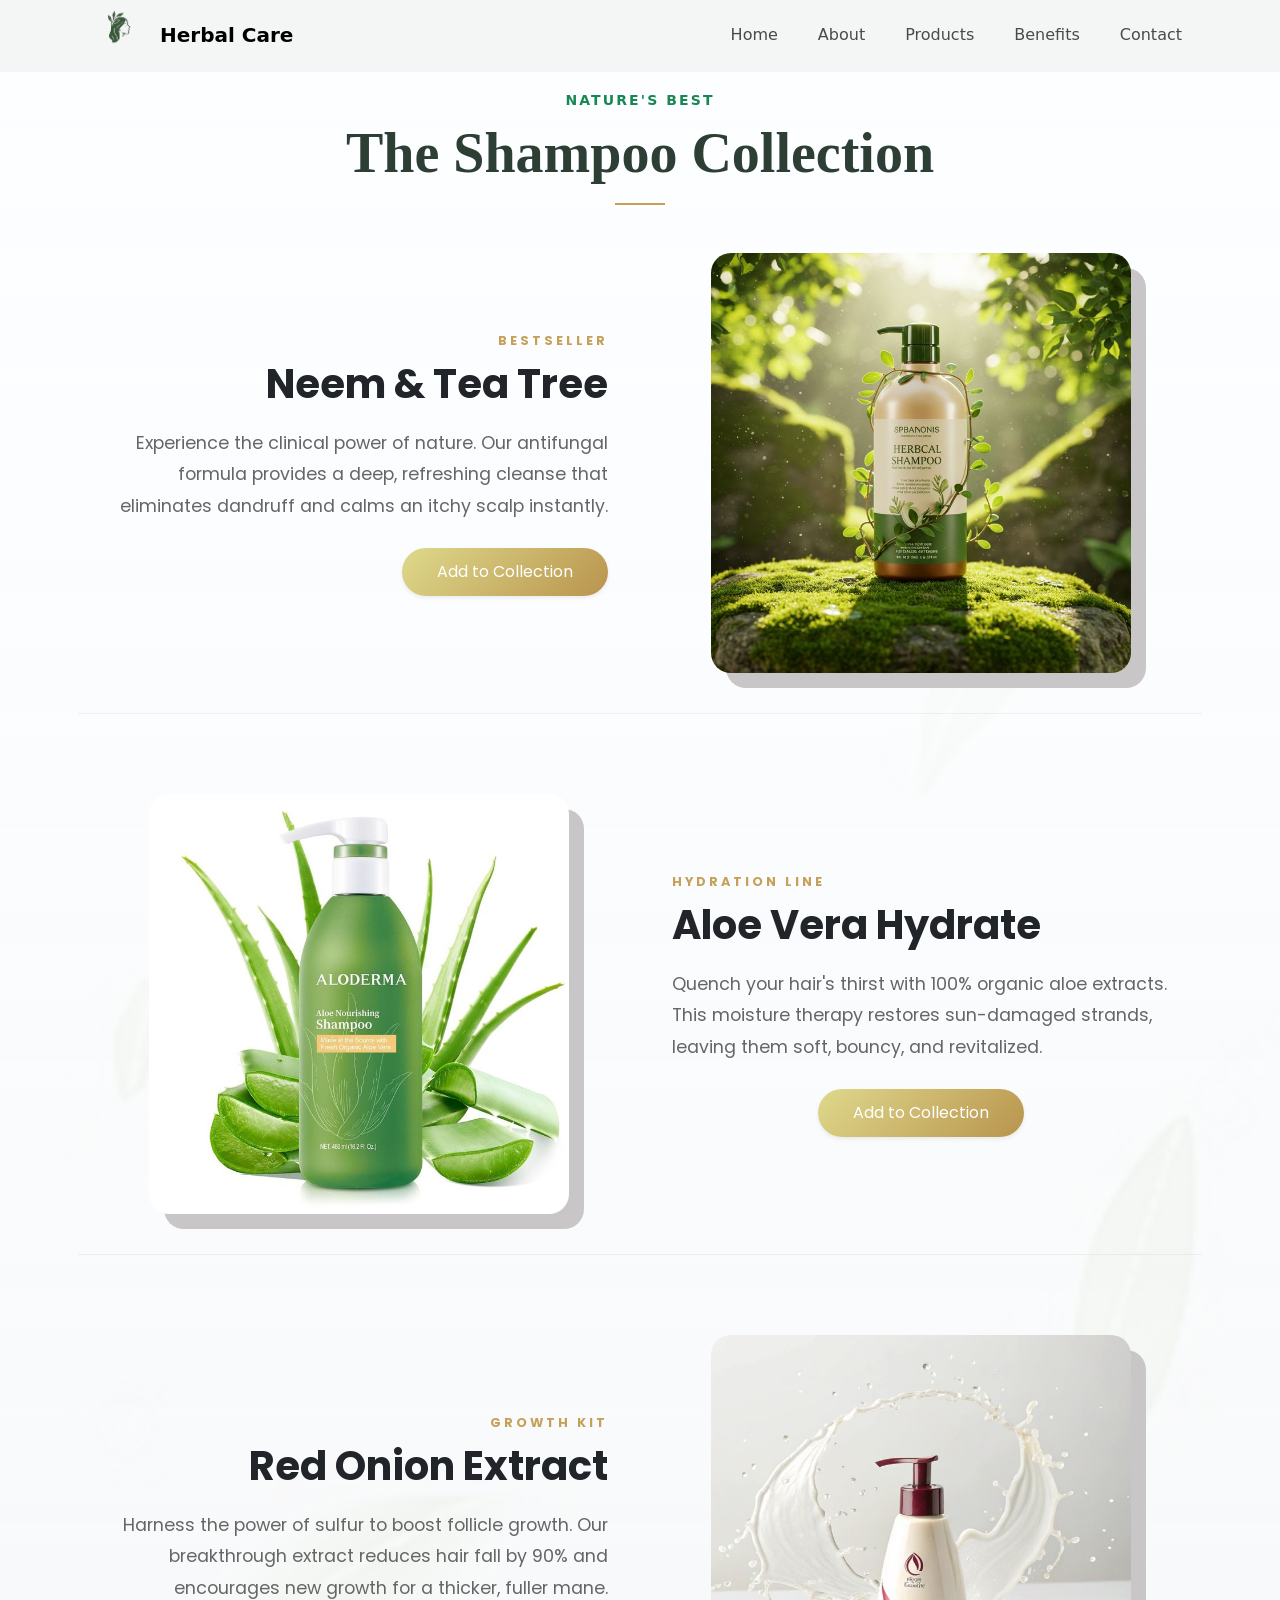
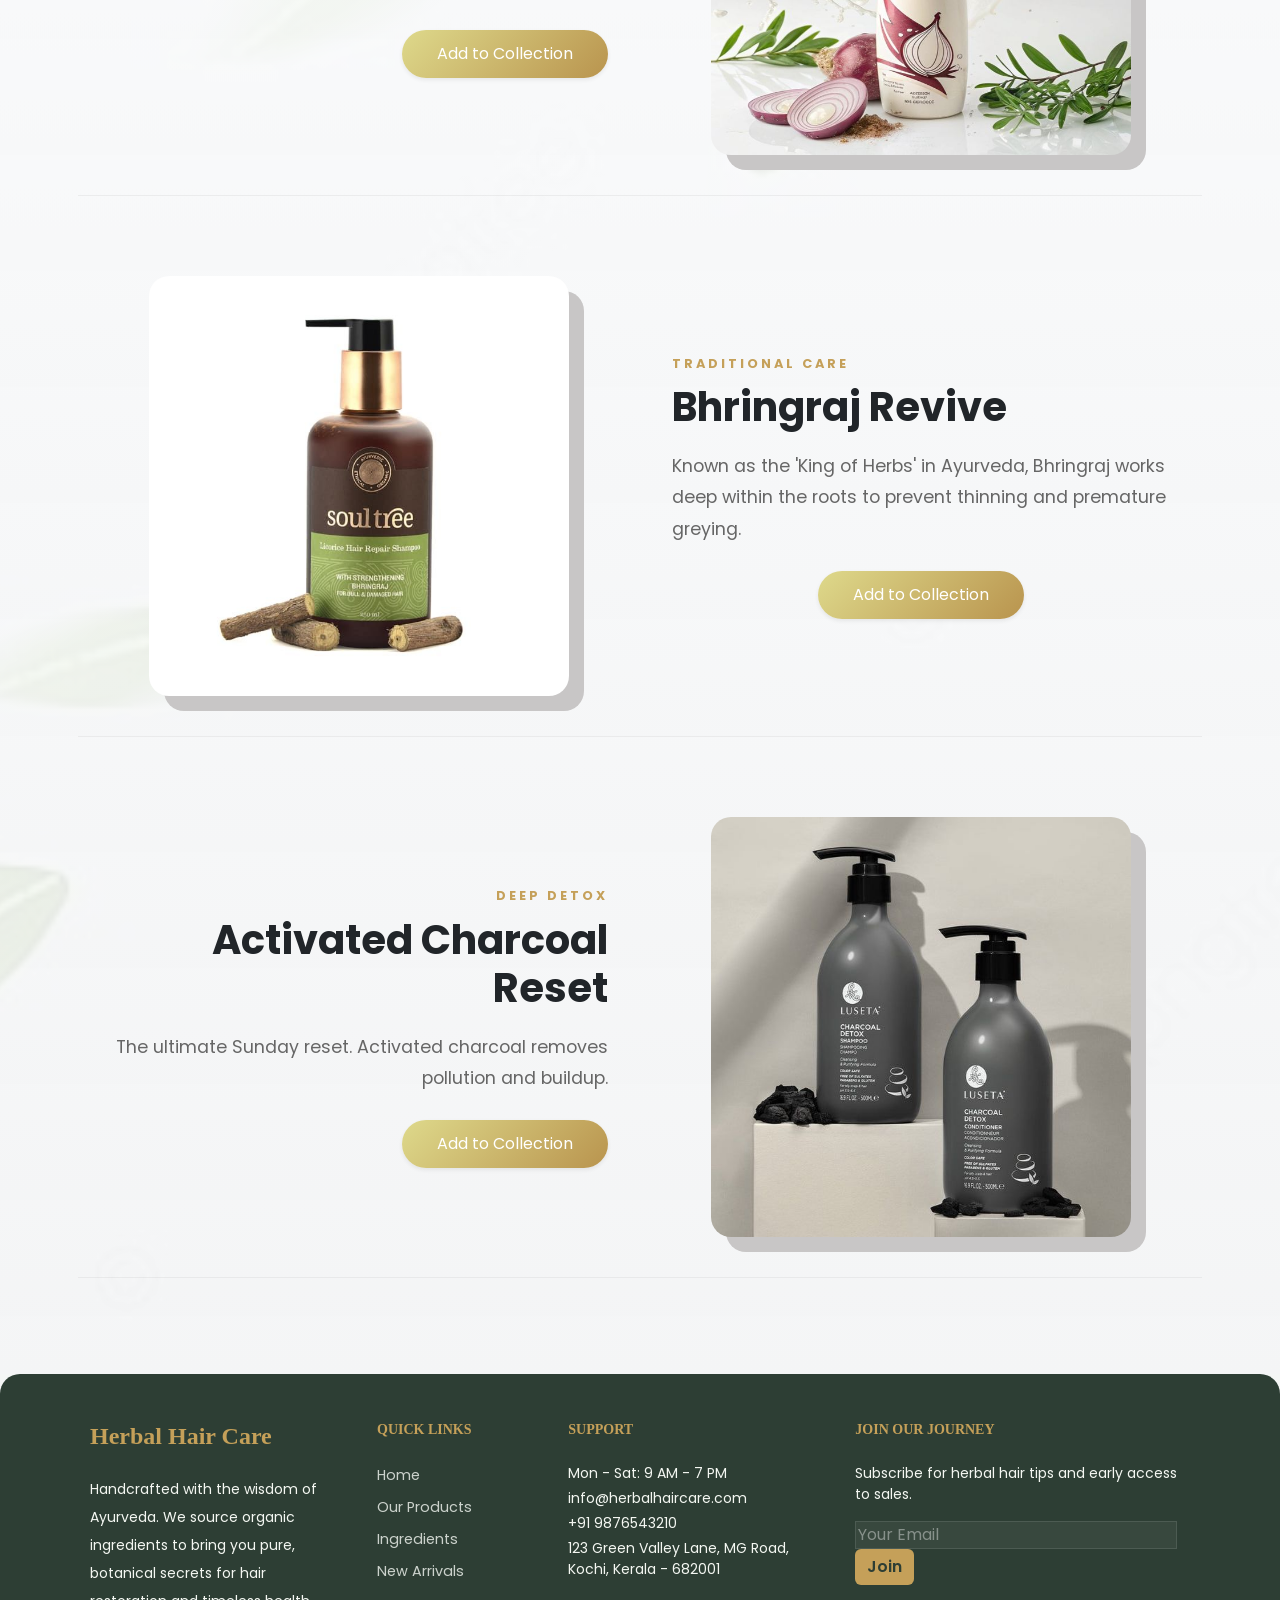
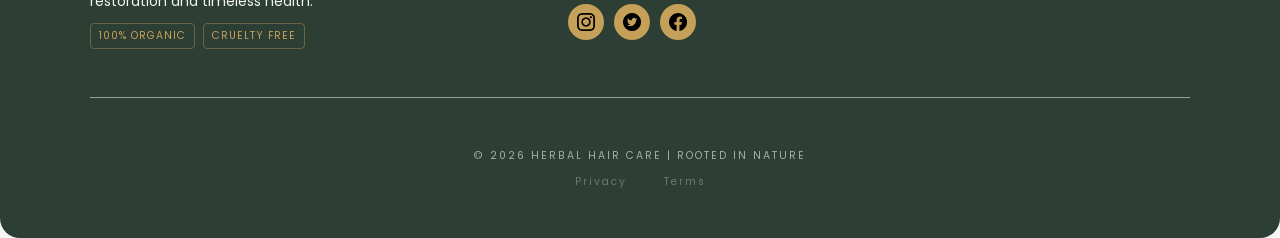
<file: products.html>
<!DOCTYPE html>
<html lang="en">
<head>
<meta charset="UTF-8">
<meta name="viewport" content="width=device-width, initial-scale=1">

<title> Herbal Hair care</title>
<link rel="icon" type="image/png" sizes="36x36" href="image/logo.png">  <!----Bootstrap link--
<!----Bootstrap link---->
<link href="https://cdn.jsdelivr.net/npm/bootstrap@5.3.0/dist/css/bootstrap.min.css" rel="stylesheet">
<!-- Bootstrap CSS -->
<link href="https://cdn.jsdelivr.net/npm/bootstrap@5.3.0/dist/css/bootstrap.min.css" rel="stylesheet">
<!-- Google Font (Premium look) -->
<link href="https://fonts.googleapis.com/css2?family=Poppins:wght@300;500;700&display=swap" rel="stylesheet">
<!---Bootstrap java--->
<script src="https://cdn.jsdelivr.net/npm/bootstrap@5.3.0/dist/js/bootstrap.bundle.min.js"></script>

<link href="style.css" rel="stylesheet">
</head>
<body>

<!-------------------------Navbar-------------------------->

  <nav class=" navbar navbar-expand-lg sticky-top custom-navbar">
    <div class="container">
      <a class="navbar-brand d-flex align-items-center fw-bold" href="index.html">
        <img src="image/logo.png" alt="logo" class="logo">
        Herbal Care
      </a>
      <button class="navbar-toggler" type="button" data-bs-toggle="collapse" data-bs-target="#menu">
        <span class="navbar-toggler-icon"></span>
      </button>
      <div class="collapse navbar-collapse justify-content-end mobile-menu" id="menu">
        <ul class="navbar-nav gap-lg-4">
          <li class="nav-item"><a class="nav-link fw-medium" href="index.html">Home</a></li>
          <li class="nav-item"><a class="nav-link fw-medium" href="about.html">About</a></li>
          <li class="nav-item"><a class="nav-link fw-medium" href="products.html">Products</a></li>
          <li class="nav-item"><a class="nav-link fw-medium" href="benefits.html">Benefits</a></li>
          <li class="nav-item"><a class="nav-link fw-medium" href="contact.html">Contact</a></li>
        </ul>
      </div>
    </div>
  </nav>

<!-------------------------------products section------------------------------------>
  <section class="section3 py-3  bg-white">  
    <div class="container ">
        <div class="text-center  pb-5">
            <span class="text-uppercase tracking-widest text-success small fw-bold">Nature's Best</span>
            <h2 class="display-4 fw-bold mt-2 ">The Shampoo Collection</h2>
            <div class="mx-auto mt-3 d2"></div>
        </div>

  <!------------------------------ product img and details----------------------------------->

   <div class="row  d-flex flex-wrap product-row reverse">     
        <div class="col-lg-6">
                <div class="premium-img-wrapper text-center">
                    <div class="bg-card">
                    <img src="image/neem shampoo.jpg" alt="Neem Shampoo" class="img-fluid">
                </div> 
            </div>
           </div>

            <div class="col-lg-6">
                <div class="product-meta">
                    <span class="product-category">BESTSELLER</span>
                    <h3 class="product-title">Neem & Tea Tree</h3>
                    <p class="product-desc">Experience the clinical power of nature. Our antifungal formula provides a deep, refreshing cleanse that eliminates dandruff and calms an itchy scalp instantly.</p>
                    <div class="d-flex justify-content-center">
                        <button class="btn-premium shadow-sm ">Add to Collection</button>
                    </div>
                </div>
            </div>
        </div>

       <div class="row d-flex flex-wrap  product-row normal">
            <div class="col-lg-6">
                <div class="premium-img-wrapper text-center">
                  <div class="bg-card">
                    <img src="image/alovera shampoo.jpg" alt="Aloe Vera Shampoo" class="img-fluid">
                </div>
            </div>
         </div>
            <div class="col-lg-6">
                <div class="product-meta text-start">
                    <span class="product-category">HYDRATION LINE</span>
                    <h3 class="product-title">Aloe Vera Hydrate</h3>
                    <p class="product-desc">Quench your hair's thirst with 100% organic aloe extracts. This moisture therapy restores sun-damaged strands, leaving them soft, bouncy, and revitalized.</p>
                    <div class="d-flex justify-content-center">
                        <button class="btn-premium shadow-sm">Add to Collection</button>
                    </div>
                </div>
            </div>
        </div>

       <div class="row d-flex flex-wrap  product-row reverse">
            <div class="col-lg-6">
                <div class="premium-img-wrapper text-center">
                  <div class="bg-card">
                    <img src="image/onion shampoo.jpg" alt="Red Onion Shampoo" class="img-fluid">
                </div>
            </div>
            </div>
            <div class="col-lg-6">
                <div class="product-meta">
                    <span class="product-category">GROWTH KIT</span>
                    <h3 class="product-title">Red Onion Extract</h3>
                    <p class="product-desc">Harness the power of sulfur to boost follicle growth. Our breakthrough extract reduces hair fall by 90% and encourages new growth for a thicker, fuller mane.</p>
                    <div class="d-flex justify-content-center">
                        <button class="btn-premium shadow-sm ">Add to Collection</button>
                    </div>
                </div>
            </div>
        </div>

        
  <div class="row d-flex flex-wrap product-row normal">

    <!-- IMAGE COLUMN -->
    <div class="col-lg-6">
        <div class="premium-img-wrapper text-center">
            <div class="bg-card">
                <img src="image/bhringraj.jpg" alt="Bhringraj Revive" class="img-fluid">
            </div>
        </div>
    </div>

    <!-- TEXT COLUMN -->
    <div class="col-lg-6">
        <div class="product-meta">
            <span class="product-category">TRADITIONAL CARE</span>
            <h3 class="product-title">Bhringraj Revive</h3>
            <p class="product-desc">
                Known as the 'King of Herbs' in Ayurveda, Bhringraj works deep within the roots to prevent thinning and premature greying.
            </p>
            <div class="d-flex justify-content-center">
                <button class="btn-premium shadow-sm">Add to Collection</button>
            </div>
        </div>
    </div>

</div>


<div class="row d-flex flex-wrap product-row reverse">

    <!-- IMAGE COLUMN -->
    <div class="col-lg-6">
        <div class="premium-img-wrapper text-center">
            <div class="bg-card">
                <img src="image/Charcoal Detox.jpg" alt="Charcoal Detox" class="img-fluid">
            </div>
        </div>
    </div>

    <!-- TEXT COLUMN -->
    <div class="col-lg-6">
        <div class="product-meta">
            <span class="product-category">DEEP DETOX</span>
            <h3 class="product-title">Activated Charcoal Reset</h3>
            <p class="product-desc">
                The ultimate Sunday reset. Activated charcoal removes pollution and buildup.
            </p>
            <div class="d-flex justify-content-center">
                <button class="btn-premium shadow-sm">Add to Collection</button>
            </div>
        </div>
    </div>

</div>
</div>
</section>

<!-------------------------- footer section------------------------------>

<footer class="footer-section py-5">
    <div class="container">
      <div class="row g-5">

        <div class="col-lg-3 col-md-6">
          <h4 class="fw-bold mb-4">Herbal Hair Care</h4>
          <p class="small lh-lg mb-2">
            Handcrafted with the wisdom of Ayurveda. We source organic ingredients to bring you pure, botanical secrets
            for hair restoration and timeless health.
          </p>
          <div class="d-flex gap-2">
            <span class="cert-badge">100% Organic</span>
            <span class="cert-badge">Cruelty Free</span>
          </div>
        </div>

        <div class="col-lg-2 col-md-6 footer-links">
          <h6 class="fw-bold mb-4 text-uppercase small">Quick Links</h6>
          <ul class="list-unstyled">
            <li class="mb-2"><a href="index.html">Home</a></li>
            <li class="mb-2"><a href="products.html">Our Products</a></li>
            <li class="mb-2"><a href="#ingredients">Ingredients</a></li>
            <li class="mb-2"><a href="benefits.html">New Arrivals</a></li>
          </ul>
        </div>

        <div class="col-lg-3 col-md-6">
          <h6 class="fw-bold mb-4 text-uppercase small">Support</h6>
          <div class="mb-4 small">
            <p class="mb-1">Mon - Sat: 9 AM - 7 PM</p>
            <p class="mb-1">info@herbalhaircare.com</p>
            <p class="mb-1">+91 9876543210</p>
            <p class="mb-1">123 Green Valley Lane, MG Road, Kochi, Kerala - 682001</p>
          </div>

          <div class="d-flex align-items-center justify-content-start">
            <a href="#" class="footer-social">
              <img src="image/instagram.png" alt="instagram"></a>
            <a href="#" class="footer-social">
              <img src="image/twitter.png" alt="twitter"></a>
            <a href="#" class="footer-social text-center">
              <img src="image/facebook.png" alt="facebook"></a>
          </div>
        </div>

        <div class="col-lg-4 col-md-6">
          <h6 class="fw-bold mb-4 text-uppercase small">Join Our Journey</h6>
          <p class="small mb-3">Subscribe for herbal hair tips and early access to sales.</p>
          <form>
           <div class="newsletter-box mb-3">
            <input type="email" class="newsletter-input" placeholder="Your Email">
             <button class="btn btn-gold" type="button">Join</button>
            </div>
          </form>
        </div>
      </div>

      <div class=" footertext text-center pt-5 mt-5 border-top" >
        <small>
          © 2026 HERBAL HAIR CARE | ROOTED IN NATURE
        </small>
        <div class="mt-2">
          <a href="#" class="text-white-50 text-decoration-none small px-3">Privacy</a>
          <a href="#" class="text-white-50 text-decoration-none small px-3">Terms</a>
        </div>
      </div>
    </div>
  </footer>
</body>
</html>
</file>
<file: style.css>
:root {
  --bg-color: #f4f6f5;
  --second-color: #d4d8d5;
  --btn-color: #2e7d32;
  --hover-btn: #256428;
  --hover-link: #aa9f9f;
  --text-white: #fff;
  --text-dark: #2c3e50;
  --text-muted: #777;
  --success: #198754;
  --footer:#c5a059;
  --sage-green: #3b733e;
}

/* GLOBAL STYLES */
body {
  background-color: var(--bg-color);
  overflow-x: hidden;
  margin:0;
}

.container {
  max-width:auto;
  margin: 0 auto;
  padding: 0 20px;
}
/*=======================NAVBAR=====================*/

.navbar{
    padding-top: 0;
    padding-bottom: 0;
    margin-bottom: 2px;
}
.logo{ 
    height: 60px;
}
.navbar-brand img {
    height: px;
    margin-right: 10px;
}
.nav-link {
    position: relative;
}

.navbar-nav .nav-link {
  color: #000;
}

.navbar-nav .nav-link:hover {
  color: var(--hover-link);
}

.nav-link::after {
    content: '';
    position: absolute;
    width: 0;
    height: 2px;
    bottom: 0;
    left: 0;
    background-color: var(--sage-green);
    transition: width 0.3s ease;
}

.nav-link:hover::after {
    width: 100%;
}

.custom-navbar {
    background-color:var(--bg-color);
    transition: all 0.3s ease;
}

.custom-navbar .nav-link {
    color: #4a4a4a; 
}

.custom-navbar .nav-link:hover {
    color: #198754; 
}

/*======================HERO SECTION===============================*/

.hero {
  background: var(--second-color);
  border-radius: 20px;
  min-height: auto;

}

.big-text {
  position: absolute;
  top: 50%;
  left: 50%;
  transform: translate(-50%, -50%);
  font-weight: 800;
  color: rgba(0,0,0,0.05);
  pointer-events: none;
  font-size: clamp(30px, 8vw, 100px);
  white-space: normal;
  line-height: 1.1;
}

.btn-cart {
  background: var(--btn-color);
  color: var(--text-white);
  border-radius: 30px;
  padding: 10px 25px;
  border: none;
  transition: 0.3s;
}

.btn-cart:hover {
  background: var(--hover-btn);
  color: var(--text-white);
}

.img-shampo {
  width: 90%;
  height: auto;
}

/*=======================Benefits=========================*/

.bnt-item{
    background: linear-gradient(rgba(242,243,244,0.8), rgba(242,243,244,0.8)), url('image/download (10).jpg');
    background-size: cover;
    background-position: center; 
}

.content {
  overflow: hidden;
  padding: 60px 0;
}

.feature-card h5 {
  font-weight: 700;
  color: var(--text-dark);
}

.feature-card p {
  font-size: 0.95rem;
  color: var(--text-muted);
}

.icon-box {
  width: 50px;
  height: 50px;
  background:#8dae91;
  border-radius: 50%;
  position: relative; 
  z-index: 1; 
  display: flex;
  align-items: center;
  justify-content: center; 
  font-size: 1.5rem;
  color: #ffffff;
  transition: all 0.3s ease;
  margin-bottom: 20px;
}

.icon-box img {
  width: 30px;
  height: 30px;
  position: relative;
  z-index: 2; 
}

.feature-card:hover .icon-box {
  background: var(--success);
  color: var(--text-white);
  transform: translateY(-5px);
}


              /* PRODUCT IMAGES */

.product-img {
  max-width: 100%;
  height: auto;
  object-fit: contain;
}

.img-container {
  position: relative;
  padding: 20px;
}

.product2-img {
  max-width: 100%;
  max-height: 450px;
  height: auto;
  animation: float 4s ease-in-out infinite;
  position: relative;
  z-index: 2;
  will-change: transform;
}

@keyframes float {
  0%, 100% { transform: translateY(0); }
  50% { transform: translateY(-15px); }
}

.img-shadow {
  width: 60%;
  height: 20px;
  background: rgba(0, 0, 0, 0.1);
  border-radius: 50%;
  margin: 0 auto;
  filter: blur(8px);
}

/*=======================main ingredient section============================*/

.services-section{         
  background: var(--second-color);
  border-radius: 20px;
   }

.ingredient-card {
  height: 100%;
  padding: 2rem 1rem;
  background: #fff;
  border-radius: 20px;
  border: 1px solid rgba(0,0,0,0.03);
  box-shadow: 0 10px 10px #c7c7bf;
  transition: 0.4s ease-in-out;
}

.ingredient-card:hover {
  transform: translateY(-10px);
  box-shadow: 0 20px 40px rgba(0,0,0,0.08);
  border-color: #198754;
}

/* Circle Card */
.circle-wrapper {
  width: 150px;
  height: 150px;
  background:#ffffff;
  border-radius: 50%; 
   box-shadow: 0 2px 2px rgba(0,0,0,0.08);  /* makes circle */
  display: flex;
  align-items: center;
  overflow: hidden;
  justify-content: center;
  margin: auto;
}

/* Image inside circle */
.img-wrapper {
  width: 80%;
  height: auto;
  object-fit: contain;
}

.ingredient-card:hover .circle-wrapper img {
  transform: scale(1.05);
}

.ingredient-card h5 {
  margin-top: 10px;
  font-size: 1.15rem;
}

.tracking-widest {
  letter-spacing: 0.15em;
}

/*==================Moden hair section===============================*/

.ayurveda-section {
    --bg-linen: #f9f7f4;
    --ayurveda-green: #198754;
    --text-dark: #2d3436;
    font-family: 'Plus Jakarta Sans', sans-serif;
}
.section2{
    background: linear-gradient(rgba(242,243,244,0.8), rgba(242,243,244,0.8)), url('image/download (10).jpg'); 
    background-size: cover;
    background-position: center;
}

.sub-label, 
.section-heading {
    font-family: 'Playfair Display', serif;
}

.section-heading {
    color: var(--text-dark);
    line-height: 1.1;
    letter-spacing: -1px;
}

.section-description {
    line-height: 1.8;
    color: #636e72;
}

.btn-ritual {
    background-color: transparent;
    border: 1px solid var(--success);
    color: var(--success);
    font-size: 0.85rem;
    letter-spacing: 2px;
    transition: all 0.4s cubic-bezier(0.165, 0.84, 0.44, 1);
}

.btn-ritual:hover {
    background-color: var(--success);
    color: #ffffff;
    transform: translateY(-3px);
    box-shadow: 0 10px 20px rgba(25, 135, 84, 0.2);
}

.arrow-accent {
    margin-left: 2rem;
    color: var(--success);
    opacity: 0.4;
    font-size: 2.2rem;
    transform: rotate(45deg);
}

.hero-img {
    height: 600px;
    object-fit: cover;
    transition: transform 0.5s ease;
}

.hero-img:hover {
    transform: scale(1.02);
}

/*============================footer section============================*/

    .footer-section {
        background-color: #2d3e34;
        color: #f4f7f2;
        border-radius: 20px;
        font-family:'Poppins', sans-serif;
    }

    .footer-section h4, 
    .footer-section h5, 
    .footer-section h6 {
        color: #c5a059; 
        font-family: 'Playfair Display', serif;
    }


    .footer-links a {
        color: rgba(244, 247, 242, 0.8);
        text-decoration: none;
        font-size: 0.9rem;
        transition: 0.3s ease;
    }

    .footer-links a:hover {
        color:var(--footer);
        padding-left: 5px;
    }

 .footer-social {
    width: 36px;
    height: 36px;
    background:var(--footer);
    border-radius: 50%;
    margin-right: 10px;
    display: flex;
    align-items: center;
    justify-content: center;
    transition: 0.3s ease;
    text-decoration: none; 
}

.footer-social img {
    width: 18px; 
    height: 18px;
    object-fit: contain;
}

.footer-social:hover {
    background:#ffffff;
    transform: translateY(-3px);
}

    .cert-badge {
        font-size: 0.65rem;
        letter-spacing: 1px;
        text-transform: uppercase;
        color:var(--footer);
        border: 1px solid rgba(197, 160, 89, 0.4);
        border-radius: 4px;
        padding: 4px 8px;
    }

    .newsletter-input {
        background: rgba(255, 255, 255, 0.05);
        border: 1px solid rgba(255, 255, 255, 0.1);
        color: white;
    }

    .newsletter-input::placeholder {
        color: rgba(255, 255, 255, 0.4);
    }

    .btn-gold {
        background-color:var(--footer);
        color: #2d3e34;
        font-weight: 600;
        border: none;
        transition: 0.3s ease;
    }

    .btn-gold:hover {
        background-color:var(--footer);
    }
    .footertext{
        border-color: rgba(255,255,255,0.1);
        letter-spacing: 2px;
        opacity: 0.6; 
        font-size: 0.75rem;
    }

/*================media query ====================*/

    @media (max-width: 768px) {

/*===============navbar media query===========*/
.container{
    overflow-x: hidden;
}

.mobile-menu {
    position: fixed;
    top: 70px; 
    left: 0;
    width: 100%;
    background:var(--bg-color);
    padding: 20px;
    z-index: 999;
  }

  .navbar-nav {
    text-align:left;
  }

  .navbar-nav .nav-link::after {
    display: none; 
  }

  .navbar-nav .nav-link:hover,
  .navbar-nav .nav-link.active {
    border-bottom: 2px solid green;
  }


/*============Hero Section media query===========*/
  .hero {
    text-align: center;
    padding: 30px 15px;
  }

  .big-text {
    display: none;
  }

  .hero .row {
    margin: 0;
    justify-content: center;
    text-align: center;
  }

  .img-shampo {
    width: 70%;
    max-width: 380px;
    display: block;
    margin: 20px auto;   
  }

  h1, p {
    padding-left: 10px;
    padding-right: 10px;
  }

/*================ benefit section media query=============*/
 .feature-card {
  text-align: center;
}

.icon-box {
  margin: 0 auto 12px;
}

.img-container {
  display: flex;
  justify-content: center;
  align-items: center;
}

.product2-img {
  margin: 0 auto;
}


@keyframes float {
  0%, 100% { transform: translateY(0); }
  50% { transform: translateY(-15px); }
}


/*=========main ingredients media query==========*/
  .circle-wrapper {
    width: 100px;
    height: 100px;
  }

/*==========modern hair media query=============*/
  .hero-img {
     height: 450px;
     }

.section2,
.ayurveda-section {
  text-align: center;
}

.section-heading {
  font-size: clamp(1.8rem, 5vw, 3rem);
}

.section-description {
  padding: 0 10px;
}

/*=============Footer section media query===========*/
    .footer-section {
  margin-top: -20px;
  border-radius:20px;
  position: relative;
  z-index: 1;
}

    /* CENTER ALL COLUMNS CONTENT */
    .footer-section .col-lg-3,
    .footer-section .col-lg-4,
    .footer-section .col-lg-2 {
        text-align: center;
    }

    /* CENTER LINKS */
    .footer-links {
        padding: 0;
    }

    .footer-links a {
        display: block;
        margin-bottom: 6px;
    }

    /* CENTER SOCIAL ICONS */
    .footer-social {
        margin: 5px;   
        }

    .footer-section .d-flex {
        justify-content: center !important;
        flex-wrap: wrap;
    }


    .newsletter-box {
        display: flex;        
        flex-direction: column; 
        gap: 10px;
    }

    .newsletter-input {
        text-align: center;
        margin-bottom: 8px;
        border-radius: 10px !important;
        width: 100%;
    }

    .btn-gold {
        border-radius: 10px !important;
        width: 100%;
    }

    /* TEXT ALIGN CENTER */
    .footertext {
        text-align: center;
    }
}


 /*========================About Section==========================*/
/* General Section Styling */
.about-heritage {
    position: relative;
    overflow: hidden; 
    background: linear-gradient(180deg, #ffffff 0%, rgba(226, 230, 234, 0.9) 100%); 
}

.img-fluid {
    transition: transform 0.6s cubic-bezier(0.165, 0.84, 0.44, 1);
    height: auto; 
    width: 100%;
    object-fit: cover;
}

.ing-card{
    width: 100%;
    max-width:500px;
    margin:0;
}

.img-ingrediant {
 width: 100%;
 height:350px;   
 object-fit: cover;  
}

.img-fluid:hover {
    transform: scale(1.02);
}

.img-fluid2 {
    width: 40px;
    height: 40px;
    object-fit: contain;
}

/* Text Container Fixes */
.text-derm {
    min-height: 150px; 
    display: flex;
    flex-direction: column;
    justify-content: center;
    text-align: center;
}

/* Card Animations */
.transition-up {
    transition: transform 0.3s ease, box-shadow 0.3s ease;
}

.transition-up:hover {
    transform: translateY(-10px);
    box-shadow: 0 20px 40px rgba(0,0,0,0.08) !important;
}

/* Border Fix */
.border-success {
    border-color: #198754 !important; /* Replaced variable with standard Bootstrap success hex */
}

/* MEDIA QUERIES */
@media (max-width: 768px) {

    .col-lg-4.order-2 {
        text-align: center;
    }

    .ayurveda-badge {
        margin: 0 auto 12px;
    }

.content-wrap,
.text-secondary,
.display-3,
.display-5 {
    text-align: center;
}

/* image container default */
.ing-card {
    margin: 0 auto;
}

.text-derm p {
  font-size: 10px;
  padding: 0 5px;
    }

 .text-derm {
        min-height: 100px;
    }

  h1.display-3 {
        font-size: 2.5rem;
    }
} 


/*============================products section=====================*/

.section3 {
  --herbal-green: #4e926a;
  --soft-sage: #ccceca;
  --accent-gold: #c5a059;

  background: linear-gradient(rgb(253, 254, 255), rgba(244, 245, 246, 0.9)),
              url('image/leafbg.jpg'); 
  background-size: cover;
  background-position: center;
}

/* underline */
.d2{
    width: 50px; 
    height: 2px;
    background: var(--accent-gold);
}

/* product row */
.product-row {
    margin-bottom: 80px;
    align-items: center;
    padding-bottom: 40px;
    border-bottom: 1px solid rgba(0,0,0,0.05);
}

/* reverse layout */
.product-row.reverse {
    flex-direction: row-reverse;
}

/* text alignment for reverse */
.product-row.reverse .product-meta {
    text-align: right;
    align-items: flex-end;
}

/* IMAGE CARD */
.bg-card {
    position: relative;
    display: inline-block;
    border-radius: 20px;
    z-index: 1;
}

.bg-card::before {
    content: "";
    position: absolute;
    bottom: -15px;
    right: -15px;
    width: 100%;
    height: 100%;
    background: #c8c6c6;
    border-radius: 20px;
    z-index: -1;
    transition: 0.4s;
}

.bg-card:hover::before {
    bottom: -8px;
    right: -8px;
    background: var(--accent-gold);
}

/* IMAGE */
.premium-img-wrapper img {
    width: 100%;
    max-width: 420px;
    border-radius: 20px;
}
.section3,
.row,
.col-lg-6 {
    overflow: visible;
}

/* TEXT */
.product-meta {
    font-family: 'Poppins', sans-serif;
    display: flex;
    flex-direction: column;
    padding: 20px;
}

.product-category {
    font-size: 0.8rem;
    letter-spacing: 3px;
    color: var(--accent-gold);
    font-weight: 700;
    margin-bottom: 10px;
}

.product-title {
    font-size: 2.5rem;
    font-weight: 700;
    margin-bottom: 20px;
}

.product-desc {
    font-size: 1.1rem;
    line-height: 1.8;
    color: #666;
    margin-bottom: 25px;
}

/* BUTTON */
.btn-premium {
    width: fit-content;
    background: linear-gradient(135deg, #ded98b 0%, #b9944e 100%);
    color: white;
    padding: 12px 35px;
    border-radius: 50px;
    border: none;
    transition: 0.3s;
}

.btn-premium:hover {
    box-shadow: 0 10px 20px rgba(197, 160, 89, 0.3);
}

/* CENTER IMAGE */
.premium-img-wrapper {
    display: flex;
    justify-content: center;
}

/* ====Media query==== */

@media (max-width: 768px) {

    .product-row,
    .product-row.reverse {
        flex-direction: column !important;
        text-align: center;
    }

    .product-meta {
        text-align: center !important;
        align-items: center !important;
    }

    .product-title {
        font-size: 1.8rem;
    }

    .product-desc {
        font-size: 0.95rem;
    }

    .product-row {
        margin-bottom: 50px;
    }
.bg-card {
        display: inline-block; 
    }

    .bg-card::before {
        display: none; 
        
        }

    .bg-card img {
         width: 100%;
         border-radius: 20px; 
         object-fit: contain;        
    }

    .premium-img-wrapper {
        margin-bottom: 25px;
    }
}

/*=========================Benefits section==========================*/

.bg-cream { 
    --luxury-gold: #c5a059;
    --deep-botanical:#c29d58;
    --earth-white: #f7f3ed;     
    --pure-white: #ffffff;      
    --text-muted: #6c757d;
    background: linear-gradient(rgba(253, 254, 255, 0.919), rgba(244, 245, 246, 0.898)); 
}

.bg-earth { 
    background-color: var(--earth-white); 
}

.bg-dark-herbal { 
    background-color: var(--deep-botanical); 
    color: white; 
}

.benefits-grid-section {
    background: linear-gradient(rgb(253, 254, 255), rgba(244, 245, 246, 0.898));
    padding: 100px 0;
}

.service-card-wrapper {
    background: var(--pure-white);
    border: 1px solid rgba(197, 160, 89, 0.1);
    padding: 50px 30px 40px;
    border-radius: 20px;
    position: relative;
    transition: all 0.5s cubic-bezier(0.25, 0.8, 0.25, 1);
    box-shadow: 0 10px 30px rgba(0, 0, 0, 0.04); 
}

.service-card-wrapper:hover {
    transform: translateY(-15px);
    border-color: var(--luxury-gold);
    box-shadow: 0 25px 50px rgba(197, 160, 89, 0.15);
}

.service-icon-float {
    width: 85px;
    height: 85px;
    background: var(--pure-white);
    border: 1px solid var(--luxury-gold);
    border-radius: 50%;
    position: absolute;
    top: -42px;
    left: 50%;
    transform: translateX(-50%);
    color: var(--deep-botanical);
    font-size: 2.2rem;
    transition: 0.4s ease;
}
.img-icon{
   width: 40px; 
   height: 40px;
   object-fit: contain;
}

.service-card-wrapper:hover .service-icon-float {
    background: var(--deep-botanical);
    color: white;
    border-color: var(--deep-botanical);
}

.btn-circle-arrow {
    width: 50px;
    height: 50px;
    border-radius: 50%;
    border: 1px solid var(--luxury-gold);

    color: var(--luxury-gold);
    transition: 0.4s;
    text-decoration: none;
    background: transparent;
}

.service-card-wrapper:hover .btn-circle-arrow {
    background: var(--luxury-gold);
    color: white;
}

/* Benefit Item Styling */

.benefit-item {
    padding: 2.5rem;
    border-radius: 20px;
    background: rgba(255, 255, 255, 0.8); 
    border: 1px solid rgba(197, 160, 89, 0.1);
    transition: all 0.4s ease;
}

.benefit-item:hover {
    border-color: var(--luxury-gold);
    background: #fff;
    box-shadow: 0 15px 35px rgba(0,0,0,0.05);
}

.icon-circle {
    width: 65px;
    height: 65px;
    background: rgba(25, 135, 84, 0.1);
    border-radius: 50%;
    transition: 0.3s;
}

.benefit-item:hover .icon-circle {
    background: var(--deep-botanical);
    color: white;
}


/*=====================contact section======================*/
.contact{
--ctn:#c5a059;
background:#fdfdfb;
font-family: 'Poppins', sans-serif;
background:url('image/contact\ bg.jpg');
background-size: cover; 
background-position: center;
}
.text-color{
    color: var(--ctn);
    letter-spacing: 3px;
}

h2{
    font-family: 'Playfair Display', serif;
     color: #2d3e34;
}

.box{
   border-radius: 50px; 
   overflow: hidden;
}

.h3{
  
    font-family: 'Playfair Display', serif; 
    color:var(--ctn);
}

.icon-box2{
  width: 60px; 
  height: 60px;
  flex-shrink:0 ;
  background: rgba(197, 160, 89, 0.15);
  border-radius: 50%;
}

.img2{
    width: 22px; 
    height: 22px; 
    object-fit: contain;
}
.box-2{
    background: rgba(255,255,255,0.05); 
    border: 1px dashed rgba(255,255,255,0.2);
}
.btn-large{
  width: 45px; 
  height: 45px;
  transition: 0.4s
}
.ctn-social{
    width: 22px;
    height: 22px; 
    object-fit: contain;
}

    .premium-input { 
        border-bottom: 2px solid #f0f0f0; 
        transition: 0.4s all ease-in-out; 
        padding: 12px 0;
        background: transparent;
    }

    .premium-input:focus { 
        border-bottom: 2px solid #c5a059; 
        padding-left: 10px;
    }

    .premium-input::placeholder {
        color: #ccc;
        font-size: 0.9rem;
    }

    /* Contact Item Hover */
    .contact-item:hover { 
        background: rgba(255,255,255,0.08);
        transform: translateX(10px);
    }

    .text-gold {
       color:var(--ctn);
       }

    /* Button Hover */
    .btn-hover-grow:hover {
        transform: translateY(-3px);
        box-shadow: 0 10px 25px rgba(197, 160, 89, 0.4);
        background:var(--ctn);
    }
    
    .transition-all {
        transition: all 0.3s ease;
    }
    .shadow-hover:hover {
        background: var(--ctn);
        border-color:var(--ctn);
        transform: rotate(360deg);
    }
</file>
